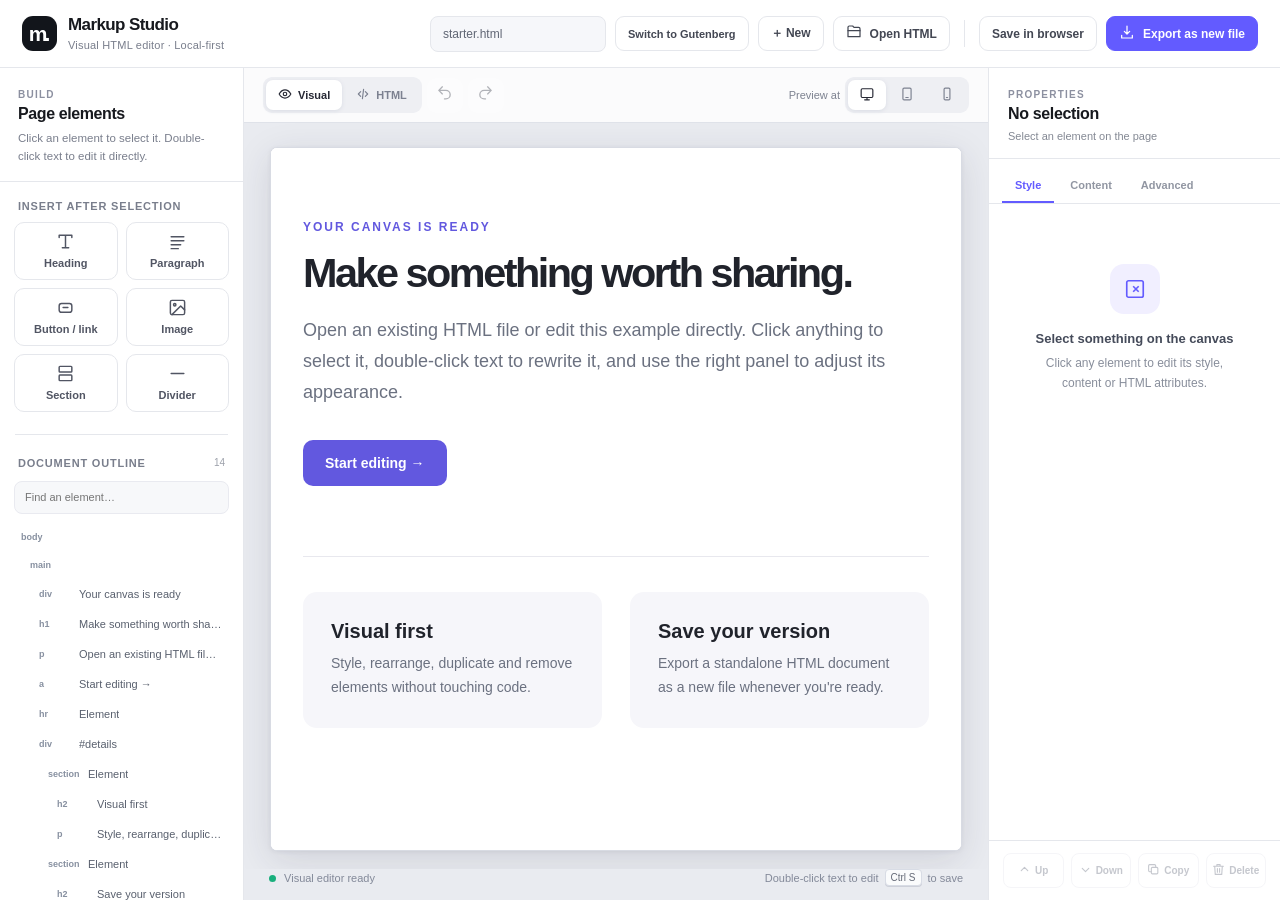
<file: index.html>
<!doctype html>
<html lang="en">
<head>
  <link rel="icon" type="image/svg+xml" href="./favicon.svg">
<meta charset="utf-8">
<meta name="viewport" content="width=device-width,initial-scale=1">
<meta name="color-scheme" content="light">
<title>Markup Studio — Visual HTML Editor</title>
<link rel="stylesheet" href="editor-ui.css">
<style>
:root{--ink:#17191e;--ink2:#434753;--sub:#797e8c;--line:#e5e7ec;--canvas:#e9ebf0;--paper:#fff;--brand:#635bff;--brand2:#eceaff;--dark:#12151b;--green:#0e956b;--soft:#f7f8fa;--shadow:0 3px 12px rgba(23,27,38,.06),0 1px 3px rgba(23,27,38,.06)}
*{box-sizing:border-box}html,body{margin:0;height:100%;font-family:Inter,ui-sans-serif,-apple-system,BlinkMacSystemFont,"Segoe UI",Arial,sans-serif;color:var(--ink)}button,input,textarea,select{font:inherit}button{cursor:pointer}button:disabled{opacity:.4;cursor:not-allowed}input,select,textarea{outline:none}button:focus-visible,input:focus-visible,select:focus-visible,textarea:focus-visible{outline:3px solid #b1acff;outline-offset:2px}
.app{height:100vh;min-height:570px;display:grid;grid-template-rows:68px minmax(0,1fr)}.topbar{display:flex;align-items:center;justify-content:space-between;padding:0 22px;background:#fff;border-bottom:1px solid var(--line);gap:18px;z-index:20}.brand{display:flex;gap:11px;align-items:center;min-width:210px}.brandmark{height:35px;width:35px;background:var(--dark);color:white;border-radius:11px;display:grid;place-items:center;font-size:21px;font-weight:750;letter-spacing:-3px;padding-right:3px}.brandname{font-size:17px;font-weight:750;letter-spacing:-.6px;line-height:1.1}.brandname span{font-size:11px;display:block;color:var(--sub);letter-spacing:.2px;font-weight:500;margin-top:5px}.top-actions{display:flex;align-items:center;gap:9px}.top-actions .separate{height:27px;width:1px;background:var(--line);margin:0 5px}.file-name{font-size:12px;color:#606674;background:#f6f7fa;border:1px solid var(--line);border-radius:8px;padding:10px 12px;max-width:260px;overflow:hidden;white-space:nowrap;text-overflow:ellipsis}.btn{display:inline-flex;justify-content:center;align-items:center;gap:8px;border:1px solid var(--line);background:#fff;color:var(--ink2);font-size:12px;font-weight:680;min-height:35px;padding:0 12px;border-radius:9px;white-space:nowrap;transition:.15s}.btn:hover:not(:disabled){background:#f4f5f9;border-color:#ced1db}.btn.primary{background:var(--brand);color:#fff;border-color:var(--brand)}.btn.primary:hover{background:#5047dc}.btn.ghost{border-color:transparent}.btn.icon-only{width:36px;padding:0;font-size:17px}.btn.mini{min-height:31px;font-size:11px;padding:0 9px}.btn.danger:hover{color:#b8314a;background:#fff0f3;border-color:#f7d0d8}.btn svg,.icon svg{width:16px;height:16px;stroke:currentColor;fill:none;stroke-width:1.85;stroke-linecap:round;stroke-linejoin:round}.btn.icon-only svg{width:17px;height:17px}
.workspace{min-height:0;display:grid;grid-template-columns:244px minmax(0,1fr) 292px}.sidebar,.inspector{background:#fff;min-height:0;display:flex;flex-direction:column}.sidebar{border-right:1px solid var(--line)}.inspector{border-left:1px solid var(--line)}.pane-header{padding:21px 18px 15px;border-bottom:1px solid var(--line)}.pane-kicker{font-size:10px;font-weight:750;text-transform:uppercase;letter-spacing:1.25px;color:#8c90a0}.pane-title{font-weight:750;font-size:16px;letter-spacing:-.4px;margin-top:5px}.pane-sub{color:var(--sub);font-size:11.5px;line-height:1.55;margin-top:7px}.sidebar-main{min-height:0;overflow:auto;padding:18px 14px 20px}.section-top{display:flex;align-items:center;justify-content:space-between;margin:0 4px 10px}.section-label{font-size:11px;color:var(--sub);font-weight:760;text-transform:uppercase;letter-spacing:.8px}.insert-grid{display:grid;grid-template-columns:1fr 1fr;gap:8px}.insert{height:58px;border:1px solid var(--line);background:#fff;border-radius:10px;display:flex;align-items:center;justify-content:center;flex-direction:column;gap:6px;font-size:11px;color:#515563;font-weight:620}.insert:hover{background:#f6f4ff;color:var(--brand);border-color:#c9c5ff}.insert .icon{height:18px;display:flex;align-items:center}.insert .icon svg{width:19px;height:19px}.side-divider{border:0;border-top:1px solid var(--line);margin:22px 1px}.tree-search{width:100%;height:33px;background:#f7f8fa;border:1px solid #e9eaf0;padding:0 10px;font-size:11px;border-radius:8px;margin:2px 0 10px}.tree{display:flex;flex-direction:column;gap:2px}.tree-row{display:flex;align-items:center;min-width:0;gap:6px;background:transparent;border:1px solid transparent;border-radius:7px;text-align:left;padding:7px 6px;font-size:11px;color:#59606e;width:100%;cursor:pointer}.tree-row:hover{background:#f6f7fa}.tree-row.active{background:#f1efff;color:#5145dd;border-color:#dfdbff}.tree-tag{color:#8790a0;font-size:9px;min-width:34px;font-weight:700}.tree-row.active .tree-tag{color:#7970db}.tree-copy{overflow:hidden;text-overflow:ellipsis;white-space:nowrap;min-width:0}.hint{background:#f7f7ff;border:1px solid #e7e5ff;border-radius:11px;padding:12px;margin-top:16px}.hint strong{font-size:11px;color:#4540ad}.hint p{font-size:11px;line-height:1.6;color:#697080;margin:5px 0 0}
.center{min-width:0;display:flex;flex-direction:column;background:var(--canvas)}.canvas-toolbar{height:55px;flex:none;border-bottom:1px solid #dfe2e9;background:#fbfbfc;display:flex;justify-content:space-between;align-items:center;padding:0 19px;gap:12px}.tool-group{display:flex;align-items:center;gap:5px}.segment{background:#eeeff3;padding:3px;display:flex;gap:2px;border-radius:9px}.segbtn{padding:7px 12px;border:0;background:transparent;border-radius:7px;font-size:11px;font-weight:720;color:#7c8190;display:inline-flex;align-items:center;gap:6px}.segbtn.active{color:#252733;background:#fff;box-shadow:0 1px 4px #d9dce4}.segbtn svg{width:14px;height:14px;stroke-width:2}.canvas-meta{font-size:11px;color:#7d8290;display:flex;align-items:center;gap:9px}.live-dot{width:7px;height:7px;background:#19af7d;border-radius:50%}.canvas-area{flex:1;min-height:0;display:flex;align-items:stretch;justify-content:center;padding:24px 26px 18px;overflow:auto;position:relative}.viewport{height:100%;width:100%;min-height:400px;background:#fff;box-shadow:0 9px 36px #252b4120,0 1px 4px #252b4112;border:1px solid #d8dbe3;border-radius:7px;overflow:hidden;transition:width .22s ease}.viewport.tablet{width:min(768px,100%)}.viewport.mobile{width:min(390px,100%)}#preview{display:block;width:100%;height:100%;border:0;background:white}.code-view{display:none;width:100%;height:100%;background:#161922;color:#e5e8f3;border:0;padding:25px 28px;resize:none;line-height:1.55;font-size:12px;font-family:ui-monospace,SFMono-Regular,Consolas,"Liberation Mono",monospace;tab-size:2;white-space:pre;outline:none}.viewport.code-mode{width:100%!important}.viewport.code-mode #preview{display:none}.viewport.code-mode .code-view{display:block}.canvas-footer{display:flex;align-items:center;justify-content:space-between;padding:0 25px 14px;color:#838999;font-size:11px;gap:16px}.canvas-footer .warning{display:flex;align-items:center;gap:6px}.canvas-footer kbd{font-family:inherit;background:#fafbfc;border:1px solid #d8dce5;box-shadow:0 1px #cdd0d9;border-radius:4px;padding:2px 5px;font-size:10px;color:#666b78}
.inspector-head{padding:21px 19px 16px;border-bottom:1px solid var(--line)}.selection-name{font-size:16px;font-weight:760;letter-spacing:-.35px;margin-top:5px;overflow:hidden;text-overflow:ellipsis;white-space:nowrap}.selection-path{font-size:11px;color:#848994;margin-top:7px;overflow:hidden;text-overflow:ellipsis;white-space:nowrap}.tabs{padding:10px 13px 0;display:flex;border-bottom:1px solid var(--line);gap:3px}.tab{border:0;border-bottom:2px solid transparent;background:transparent;font-weight:710;font-size:11px;color:#9196a2;padding:10px 13px}.tab.active{color:var(--brand);border-color:var(--brand)}.inspector-body{flex:1;min-height:0;overflow:auto;padding:18px 18px 26px}.field-label{font-size:11px;color:#686d7c;font-weight:690;display:block;margin-bottom:7px}.field{margin-bottom:17px}.field input[type=text],.field input[type=number],.field input[type=url],.field select,.field textarea{width:100%;min-height:37px;border:1px solid #e1e3e9;background:#fff;border-radius:8px;padding:8px 10px;font-size:12px;color:#252832}.field textarea{resize:vertical;min-height:99px;line-height:1.5}.field input:focus,.field textarea:focus,.field select:focus{border-color:#a9a3fc}.field-row{display:grid;grid-template-columns:1fr 1fr;gap:11px}.color-field{display:flex;gap:7px;align-items:center;border:1px solid #e1e3e9;border-radius:8px;padding:5px 8px;height:37px}.color-field input[type=color]{height:25px;width:33px;border:0;padding:0;background:transparent;cursor:pointer}.color-hex{color:#6d7280;font:11px ui-monospace,monospace}.field-help{font-size:10px;line-height:1.6;color:#9297a2;margin-top:6px}.group-label{font-size:10px;font-weight:780;color:#999dab;letter-spacing:1px;text-transform:uppercase;padding:6px 0 12px}.group-sep{height:1px;background:var(--line);margin:8px 0 16px}.empty{padding:42px 19px;color:#888e9b;text-align:center;font-size:12px;line-height:1.65}.empty-icon{display:flex;align-items:center;justify-content:center;height:50px;width:50px;border-radius:14px;background:#f1efff;color:var(--brand);margin:0 auto 14px}.empty-icon svg{height:22px;width:22px}.empty strong{display:block;font-size:13px;color:#454b5a;margin-bottom:5px}.inspector-actions{border-top:1px solid var(--line);padding:12px 14px;background:#fff;display:grid;grid-template-columns:repeat(4,1fr);gap:7px}.action-btn{border:1px solid #e7e8ef;background:#fff;border-radius:8px;display:flex;justify-content:center;align-items:center;gap:4px;padding:9px 5px;color:#707686;font-size:10px;font-weight:680}.action-btn:hover{background:#f4f2ff;color:#655af0}.action-btn svg{width:13px;height:13px;stroke-width:2}.action-btn.delete:hover{background:#fff0f3;color:#ce3654}.notice{position:fixed;left:50%;bottom:27px;transform:translateX(-50%) translateY(25px);background:#1f2430;color:white;border-radius:11px;padding:12px 17px;font-size:12px;box-shadow:0 12px 34px #20233235;z-index:50;opacity:0;pointer-events:none;transition:.2s}.notice.show{opacity:1;transform:translateX(-50%) translateY(0)}.dropcover{position:fixed;inset:0;z-index:80;background:#141927bd;display:none;justify-content:center;align-items:center;pointer-events:none}.dropcover.active{display:flex}.dropcover-card{border:2px dashed #bdb8ff;border-radius:20px;padding:50px 90px;background:white;color:#4b43bb;font-size:23px;font-weight:750;text-align:center;box-shadow:0 30px 80px #0004}.dropcover-card small{display:block;font-size:13px;color:#79808d;font-weight:500;margin-top:9px}#fileInput,#imageInput{display:none}
@media(max-width:1120px){.workspace{grid-template-columns:195px minmax(0,1fr) 248px}.sidebar-main{padding:14px 10px}.topbar{padding:0 13px}.brand{min-width:165px}.file-name{max-width:130px}.canvas-area{padding:15px}.inspector-body{padding:16px 12px}.inspector-head{padding:19px 13px}.canvas-toolbar{padding:0 10px}}@media(max-width:800px){.workspace{grid-template-columns:0 minmax(0,1fr) 245px}.sidebar{display:none}.brand{min-width:0}.brandname span,.file-name,.canvas-meta{display:none}.topbar{gap:4px}.top-actions{gap:5px}.btn{padding:0 8px}}@media(max-width:600px){.workspace{grid-template-columns:minmax(0,1fr)}.inspector{position:fixed;right:0;top:68px;bottom:0;width:min(300px,80vw);z-index:30;box-shadow:-8px 0 25px #1e24331c;display:none}.inspector.open{display:flex}.canvas-footer{padding:0 12px 10px}.canvas-area{padding:9px}.top-actions .btn:not(.primary){font-size:0;gap:0}.top-actions .btn svg{width:17px}.brandname{font-size:14px}.brandmark{width:30px;height:30px}.canvas-toolbar{gap:6px}.segbtn{padding:7px}.tool-group .btn{padding:0 8px}}
#switchEditor{font-size:11px!important;white-space:normal;max-width:150px}
.app{grid-template-rows:auto minmax(0,1fr)}.topbar{min-height:68px}
@media(max-width:1120px){.topbar{flex-wrap:wrap;padding:12px 13px}.top-actions{flex-wrap:wrap}}
@media(max-width:800px){.top-actions{width:100%;align-items:stretch}.top-actions .btn{font-size:11px!important;gap:5px!important;white-space:normal}.top-actions .separate{display:none}.brandname span{display:block}.topbar .file-name{display:block;max-width:140px;min-width:90px;flex:1}}
@media(max-width:600px){.canvas-toolbar{height:auto;min-height:55px;flex-wrap:wrap;padding-block:7px}.canvas-toolbar #viewportButtons{margin-left:auto}}
</style>
</head>
<body>
<div class="app">
  <header class="topbar">
    <div class="brand"><div class="brandmark">m.</div><div class="brandname">Markup Studio<span>Visual HTML editor · Local-first</span></div></div>
    <div class="top-actions">
      <input class="file-name" id="fileLabel" aria-label="File name" title="File name used for export" value="starter.html">
      <button class="btn" id="switchEditor" title="Save this draft and open the Gutenberg editor's separate draft">Switch to Gutenberg</button>
      <button class="btn" id="newBtn" title="New blank document">＋ New</button>
      <button class="btn" id="openBtn" title="Open an HTML file"><span class="icon" data-icon="folder"></span> Open HTML</button>
      <div class="separate"></div>
      <button class="btn" id="localSaveBtn" title="Save in this browser (Ctrl+S)">Save in browser</button>
      <button class="btn primary" id="saveBtn" title="Download edited HTML as a separate file"><span class="icon" data-icon="download"></span> Export as new file</button>
      <button class="btn icon-only" id="mobileInspectorBtn" aria-label="Open properties" title="Properties" style="display:none"><span class="icon" data-icon="sliders"></span></button>
    </div>
  </header>
  <main class="workspace">
    <aside class="sidebar">
      <div class="pane-header"><div class="pane-kicker">Build</div><div class="pane-title">Page elements</div><div class="pane-sub">Click an element to select it. Double-click text to edit it directly.</div></div>
      <div class="sidebar-main">
        <div class="section-top"><span class="section-label">Insert after selection</span></div>
        <div class="insert-grid">
          <button class="insert" data-add="heading"><span class="icon" data-icon="type"></span>Heading</button>
          <button class="insert" data-add="text"><span class="icon" data-icon="text"></span>Paragraph</button>
          <button class="insert" data-add="button"><span class="icon" data-icon="mouse"></span>Button / link</button>
          <button class="insert" data-add="image"><span class="icon" data-icon="image"></span>Image</button>
          <button class="insert" data-add="section"><span class="icon" data-icon="layers"></span>Section</button>
          <button class="insert" data-add="divider"><span class="icon" data-icon="minus"></span>Divider</button>
        </div>
        <hr class="side-divider">
        <div class="section-top"><span class="section-label">Document outline</span><span id="treeCount" style="font-size:10px;color:#9da1ab"></span></div>
        <input class="tree-search" id="treeSearch" type="search" placeholder="Find an element…" aria-label="Search document elements">
        <nav class="tree" id="tree" aria-label="Document outline"></nav>
      </div>
    </aside>
    <section class="center">
      <div class="canvas-toolbar">
        <div class="tool-group">
          <div class="segment" id="modeButtons"><button class="segbtn active" data-mode="visual"><span class="icon" data-icon="eye"></span>Visual</button><button class="segbtn" data-mode="source"><span class="icon" data-icon="code"></span>HTML</button></div>
          <button class="btn icon-only ghost" id="undoBtn" title="Undo (Ctrl+Z)"><span class="icon" data-icon="undo"></span></button>
          <button class="btn icon-only ghost" id="redoBtn" title="Redo (Ctrl+Shift+Z)"><span class="icon" data-icon="redo"></span></button>
          <button class="btn mini" id="applySourceBtn" style="display:none">Apply HTML changes</button>
        </div>
        <div class="tool-group" id="viewportButtons"><span class="canvas-meta">Preview at</span><div class="segment"><button class="segbtn active" data-size="desktop" title="Desktop"><span class="icon" data-icon="monitor"></span></button><button class="segbtn" data-size="tablet" title="Tablet"><span class="icon" data-icon="tablet"></span></button><button class="segbtn" data-size="mobile" title="Mobile"><span class="icon" data-icon="smartphone"></span></button></div></div>
      </div>
      <div class="canvas-area" id="dropzone">
        <div class="viewport" id="viewport"><iframe id="preview" sandbox="allow-same-origin" title="HTML design canvas"></iframe><textarea class="code-view" id="sourceCode" spellcheck="false" aria-label="HTML source code"></textarea></div>
      </div>
      <div class="canvas-footer"><span id="statusText"><span class="live-dot" style="display:inline-block;margin-right:5px"></span> Ready to edit</span><span class="warning"><span id="footerHint">Double-click text to edit</span> <kbd>Ctrl S</kbd> to save</span></div>
    </section>
    <aside class="inspector" id="inspector">
      <div class="inspector-head"><div class="pane-kicker">Properties</div><div class="selection-name" id="selectionName">No selection</div><div class="selection-path" id="selectionPath">Select an element on the page</div></div>
      <div class="tabs" id="inspectorTabs"><button class="tab active" data-tab="style">Style</button><button class="tab" data-tab="content">Content</button><button class="tab" data-tab="advanced">Advanced</button></div>
      <div class="inspector-body" id="inspectorBody"></div>
      <div class="inspector-actions"><button class="action-btn" data-action="up" title="Move up"><span class="icon" data-icon="up"></span>Up</button><button class="action-btn" data-action="down" title="Move down"><span class="icon" data-icon="down"></span>Down</button><button class="action-btn" data-action="duplicate" title="Duplicate"><span class="icon" data-icon="copy"></span>Copy</button><button class="action-btn delete" data-action="delete" title="Delete"><span class="icon" data-icon="trash"></span>Delete</button></div>
    </aside>
  </main>
</div>
<input type="file" id="fileInput" accept=".html,.htm,text/html">
<input type="file" id="imageInput" accept="image/png,image/jpeg,image/webp,image/gif,image/svg+xml">
<div class="dropcover" id="dropcover"><div class="dropcover-card">Drop your HTML file here<small>Open it visually, edit it, and save a new copy</small></div></div>
<div class="notice" id="toast" role="status" aria-live="polite"></div>
<script src="editor-ui.js"></script>
<script>
(() => {
'use strict';
const ICONS={folder:'<path d="M3 7V5a2 2 0 0 1 2-2h5l2 2h7a2 2 0 0 1 2 2v12H3z"/><path d="M3 10h18"/>',download:'<path d="M12 3v12m-4-4 4 4 4-4"/><path d="M4 17v4h16v-4"/>',sliders:'<path d="M4 7h16M4 17h16"/><circle cx="9" cy="7" r="2"/><circle cx="15" cy="17" r="2"/>',type:'<path d="M4 7V4h16v3M12 4v16M8 20h8"/>',text:'<path d="M4 6h16M4 11h16M4 16h12M4 21h9"/>',mouse:'<rect x="4" y="7" width="16" height="11" rx="3"/><path d="M9 12h6"/>',image:'<rect x="3" y="3" width="18" height="18" rx="2"/><circle cx="8.5" cy="8.5" r="1.5"/><path d="m21 15-5-5L5 21"/>',layers:'<rect x="4" y="3" width="16" height="7" rx="1"/><rect x="4" y="14" width="16" height="7" rx="1"/>',minus:'<path d="M4 12h16"/>',eye:'<path d="M2 12s4-7 10-7 10 7 10 7-4 7-10 7S2 12 2 12Z"/><circle cx="12" cy="12" r="3"/>',code:'<path d="m8 8-4 4 4 4m8-8 4 4-4 4m-3-12-2 16"/>',undo:'<path d="M9 14 4 9l5-5M4 9h10a6 6 0 0 1 0 12h-2"/>',redo:'<path d="m15 14 5-5-5-5m5 5H10a6 6 0 0 0 0 12h2"/>',monitor:'<rect x="2" y="3" width="20" height="15" rx="2"/><path d="M8 22h8m-4-4v4"/>',tablet:'<rect x="5" y="2" width="14" height="20" rx="2"/><path d="M10 18h4"/>',smartphone:'<rect x="7" y="2" width="10" height="20" rx="2"/><path d="M11 18h2"/>',up:'<path d="m6 14 6-6 6 6"/>',down:'<path d="m6 10 6 6 6-6"/>',copy:'<rect x="8" y="8" width="12" height="12" rx="2"/><path d="M16 8V5a2 2 0 0 0-2-2H5a2 2 0 0 0-2 2v9a2 2 0 0 0 2 2h3"/>',trash:'<path d="M3 6h18m-2 0-1 15H6L5 6m4 0V3h6v3m-5 4v7m4-7v7"/>'};
const $=sel=>document.querySelector(sel);
const escapeHTML=s=>String(s??'').replace(/[&<>"']/g,c=>({'&':'&amp;','<':'&lt;','>':'&gt;','"':'&quot;',"'":'&#39;'}[c]));
function icons(scope=document){scope.querySelectorAll('[data-icon]').forEach(x=>{x.innerHTML=`<svg viewBox="0 0 24 24" aria-hidden="true" fill="none" stroke="currentColor" stroke-width="1.85" stroke-linecap="round" stroke-linejoin="round">${ICONS[x.dataset.icon]||''}</svg>`})};icons();
const frame=$('#preview'),viewport=$('#viewport'),source=$('#sourceCode');
const UI=window.EditorUI,outlineNodes=new WeakMap();
let doc=null,selected=null,hovered=null,history=[],historyIndex=-1,tab='style',mode='visual',sourceDirty=false,filename='starter.html',pendingPath=null,inputTimer=null,toastTimer=null,loaded=false;
const starter=`<!doctype html>
<html lang="en">
<head>
<meta charset="utf-8">
<meta name="viewport" content="width=device-width,initial-scale=1">
<title>Your new page</title>
<style>
*{box-sizing:border-box}body{margin:0;font-family:Arial,Helvetica,sans-serif;color:#20232b;background:#fff}main{max-width:940px;margin:auto;padding:72px 32px}.eyebrow{font-size:12px;font-weight:800;letter-spacing:2px;color:#6258df;text-transform:uppercase}h1{font-size:clamp(36px,6vw,68px);line-height:1.05;letter-spacing:-2.5px;max-width:700px;margin:18px 0 20px}p{font-size:18px;color:#6b7180;line-height:1.7;max-width:620px}.cta{display:inline-block;margin-top:15px;padding:15px 22px;background:#6258df;color:#fff;border-radius:10px;text-decoration:none;font-size:14px;font-weight:bold}.rule{height:1px;background:#e8e8ee;border:0;margin:70px 0 35px}.grid{display:grid;grid-template-columns:1fr 1fr;gap:28px}.box{padding:28px;background:#f6f6fa;border-radius:14px}.box h2{font-size:20px;margin:0 0 9px}.box p{font-size:14px;margin:0}@media(max-width:600px){main{padding:45px 22px}.grid{grid-template-columns:1fr}}
</style>
</head>
<body>
<main>
<div class="eyebrow">Your canvas is ready</div>
<h1>Make something worth sharing.</h1>
<p>Open an existing HTML file or edit this example directly. Click anything to select it, double-click text to rewrite it, and use the right panel to adjust its appearance.</p>
<a class="cta" href="#details">Start editing →</a>
<hr class="rule">
<div class="grid" id="details">
<section class="box"><h2>Visual first</h2><p>Style, rearrange, duplicate and remove elements without touching code.</p></section>
<section class="box"><h2>Save your version</h2><p>Export a standalone HTML document as a new file whenever you're ready.</p></section>
</div>
</main>
</body>
</html>`;
const blank=`<!doctype html><html lang="en"><head><meta charset="utf-8"><meta name="viewport" content="width=device-width,initial-scale=1"><title>New page</title><style>body{margin:0;font-family:Arial,sans-serif;color:#24252a}main{max-width:960px;margin:0 auto;padding:60px 32px}h1{font-size:44px;letter-spacing:-1px}p{font-size:18px;line-height:1.65;color:#666}</style></head><body><main><h1>New page</h1><p>Double-click to edit this text. Add elements from the left.</p></main></body></html>`;
const markStyle=`html [data-vs-hover]:not([data-vs-selected]){outline:1px dashed #a59dff!important;outline-offset:1px!important;cursor:crosshair!important}html [data-vs-selected]{outline:2px solid #6557ff!important;outline-offset:2px!important;cursor:pointer!important}html [data-vs-editing]{outline:2px solid #0bb98b!important;cursor:text!important}a,button{cursor:pointer}`;
function notify(msg){const n=$('#toast');n.textContent=msg;n.classList.add('show');clearTimeout(toastTimer);toastTimer=setTimeout(()=>n.classList.remove('show'),2600)}
function labelName(name){filename=name;$('#fileLabel').value=name;}
function currentFilename(){const name=$('#fileLabel').value.trim().replace(/[\\/:*?"<>|\x00-\x1f]/g,'-')||'untitled.html';labelName(/\.html?$/i.test(name)?name:name+'.html');return filename;}
function documentHTML(){return mode==='source'&&sourceDirty?source.value:cleanHTML()}
function saveLocal(){try{localStorage.setItem('markup-studio-document',JSON.stringify({name:currentFilename(),html:documentHTML()}));notify('Saved in this browser');return true}catch(error){notify('Browser save failed. Storage may be full or unavailable; export your file instead.');return false}}
function cleanHTML(){if(!doc?.documentElement)return history[historyIndex]?.html||starter;const clone=doc.documentElement.cloneNode(true);clone.querySelector('#__markup_studio_ui__')?.remove();clone.querySelectorAll('[data-vs-selected],[data-vs-hover],[data-vs-editing],[data-vs-prev-editable]').forEach(el=>{if(el.hasAttribute('data-vs-editing')){if(el.hasAttribute('data-vs-prev-editable'))el.setAttribute('contenteditable',el.getAttribute('data-vs-prev-editable'));else el.removeAttribute('contenteditable')}el.removeAttribute('data-vs-selected');el.removeAttribute('data-vs-hover');el.removeAttribute('data-vs-editing');el.removeAttribute('data-vs-prev-editable')});const dt=doc.doctype;let doctype='<!doctype html>';if(dt){doctype=`<!DOCTYPE ${dt.name}${dt.publicId?' PUBLIC "'+dt.publicId+'"':''}${dt.systemId?' "'+dt.systemId+'"':''}>`}return `${doctype}\n${clone.outerHTML}`}
function getPath(el){if(!el||!doc?.body)return null;if(el===doc.body)return '';const path=[];let cur=el;while(cur&&cur!==doc.body){if(!cur.parentElement)return null;path.unshift([...cur.parentElement.children].indexOf(cur));cur=cur.parentElement}return cur===doc.body?path.join('.'):null}
function findPath(path){if(path===null||!doc?.body)return null;if(path==='')return doc.body;let el=doc.body;for(const i of path.split('.')){el=el?.children?.[Number(i)];if(!el)return null}return el}
function updateHistoryUi(){$('#undoBtn').disabled=historyIndex<=0;$('#redoBtn').disabled=historyIndex>=history.length-1}
function snapshot(){if(!doc||mode==='source'&&sourceDirty)return;const html=cleanHTML();if(history[historyIndex]?.html===html)return;history=history.slice(0,historyIndex+1);history.push({html,path:getPath(selected)});if(history.length>70)history.shift();historyIndex=history.length-1;updateHistoryUi();renderTree();}
function scheduleSnapshot(){clearTimeout(inputTimer);inputTimer=setTimeout(()=>{snapshot();renderTree()},460)}
function loadHTML(html,{reset=false,path=null}={}){UI.close();clearTimeout(inputTimer);pendingPath=path;selected=null;hovered=null;doc=null;loaded=false;if(reset){history=[];historyIndex=-1}frame.srcdoc=html;$('#statusText').textContent='Loading document…';}
frame.addEventListener('load',()=>{try{doc=frame.contentDocument;if(!doc?.body)throw Error('Unable to access the HTML preview');const st=doc.createElement('style');st.id='__markup_studio_ui__';st.textContent=markStyle;doc.head.appendChild(st);doc.addEventListener('click',onCanvasClick,true);doc.addEventListener('dblclick',onCanvasDblClick,true);doc.addEventListener('mouseover',onHover,true);doc.addEventListener('mouseout',onUnhover,true);doc.addEventListener('focusout',onFocusOut,true);doc.addEventListener('input',onCanvasInput,true);doc.addEventListener('keydown',onFrameKey,true);doc.addEventListener('submit',e=>e.preventDefault(),true);UI.bind(doc,editorContextMenu);loaded=true;const el=findPath(pendingPath);pendingPath=null;if(el)select(el);else{renderInspector();renderTree()};if(historyIndex===-1){history.push({html:cleanHTML(),path:null});historyIndex=0};updateHistoryUi();$('#statusText').innerHTML='<span class="live-dot" style="display:inline-block;margin-right:5px"></span> Visual editor ready';}catch(err){console.error(err);$('#statusText').textContent='Preview unavailable';notify('This document cannot be previewed in the editor')}});
function pick(node){if(!node||!doc)return null;let el=node.nodeType===1?node:node.parentElement;while(el&&el!==doc.body){if(['SCRIPT','STYLE','LINK','META','HEAD','TITLE','NOSCRIPT'].includes(el.tagName))return null;if(el.namespaceURI!=='http://www.w3.org/1999/xhtml'){el=el.parentElement;continue}return el}return doc.body}
function onCanvasClick(e){const el=pick(e.target);if(!el)return;if(e.target.closest?.('a'))e.preventDefault();if(e.target.closest?.('button'))e.preventDefault();if(e.target.closest?.('input,textarea,select'))e.preventDefault();if(el.hasAttribute('data-vs-editing'))return;select(el)}
function onCanvasDblClick(e){const el=pick(e.target);if(!el||['IMG','INPUT','TEXTAREA','SELECT','VIDEO','HR','BR','IFRAME'].includes(el.tagName)||el===doc.body)return;select(el);if(el.hasAttribute('contenteditable'))el.setAttribute('data-vs-prev-editable',el.getAttribute('contenteditable'));el.setAttribute('contenteditable','true');el.setAttribute('data-vs-editing','');el.focus();const range=doc.createRange();range.selectNodeContents(el);const sel=doc.defaultView.getSelection();sel.removeAllRanges();sel.addRange(range);$('#footerHint').textContent='Editing text — click outside when done';e.preventDefault()}
function onHover(e){const el=pick(e.target);if(el===hovered)return;hovered?.removeAttribute('data-vs-hover');hovered=el;if(el&&el!==selected)el.setAttribute('data-vs-hover','')}
function onUnhover(e){if(!e.relatedTarget||!doc.contains(e.relatedTarget)){hovered?.removeAttribute('data-vs-hover');hovered=null}}
function onFocusOut(e){const el=e.target.closest?.('[data-vs-editing]');if(el){if(el.hasAttribute('data-vs-prev-editable'))el.setAttribute('contenteditable',el.getAttribute('data-vs-prev-editable'));else el.removeAttribute('contenteditable');el.removeAttribute('data-vs-editing');el.removeAttribute('data-vs-prev-editable');$('#footerHint').textContent='Double-click text to edit';snapshot();renderInspector()}}
function onCanvasInput(e){if(e.target.closest?.('[contenteditable]'))scheduleSnapshot()}
function onFrameKey(e){if((e.ctrlKey||e.metaKey)&&e.key.toLowerCase()==='s'){e.preventDefault();saveLocal()}if(e.key==='Delete'&&!e.target.closest?.('input,textarea,select,[contenteditable]:not([contenteditable="false"])')){e.preventDefault();elementAction('delete')}if(e.key==='Escape'){let el=e.target.closest?.('[data-vs-editing]');if(el){el.blur();e.preventDefault()}}}
function select(el){if(!el)return;selected?.removeAttribute('data-vs-selected');selected=el;selected.setAttribute('data-vs-selected','');selected.removeAttribute('data-vs-hover');renderInspector();renderTree();}
function fontValue(prop){if(!selected||!doc)return '';return doc.defaultView.getComputedStyle(selected).getPropertyValue(prop).trim()}
function toHex(rgb){if(/^#[0-9a-f]{6}$/i.test(rgb))return rgb;let matches=rgb?.match(/\d+(?:\.\d+)?/g);if(!matches||matches.length<3)return '#ffffff';return '#'+matches.slice(0,3).map(n=>Math.max(0,Math.min(255,Number(n))).toString(16).padStart(2,'0')).join('')}
const field=(label,content,hint='')=>`<div class="field"><label class="field-label">${label}</label>${content}${hint?`<div class="field-help">${hint}</div>`:''}</div>`;
const textInput=(id,value,placeholder='')=>`<input type="text" id="${id}" value="${escapeHTML(value)}" placeholder="${escapeHTML(placeholder)}">`;
const numberInput=(prop,raw,unit='px')=>`<input type="number" data-style="${prop}" data-unit="${unit}" value="${Number.parseFloat(raw)||0}" step="1">`;
const colorInput=(prop,value)=>{const hex=toHex(value);return `<div class="color-field"><input type="color" data-color="${prop}" value="${hex}" aria-label="${prop}"><span class="color-hex">${hex}</span></div>`};
const options=(prop,selectedValue,values)=>`<select data-style="${prop}">${values.map(([v,t])=>`<option value="${escapeHTML(v)}" ${v===selectedValue?'selected':''}>${escapeHTML(t)}</option>`).join('')}</select>`;
function renderInspector(){const name=$('#selectionName'),path=$('#selectionPath'),body=$('#inspectorBody');const buttons=document.querySelectorAll('[data-action]');buttons.forEach(b=>b.disabled=!selected||!loaded||selected===doc.body);if(!selected){name.textContent='No selection';path.textContent='Select an element on the page';body.innerHTML='<div class="empty"><div class="empty-icon"><svg viewBox="0 0 24 24" fill="none" stroke="currentColor" stroke-width="1.8"><rect x="3" y="3" width="18" height="18" rx="2"/><path d="m10 9 6 6m0-6-6 6"/></svg></div><strong>Select something on the canvas</strong>Click any element to edit its style, content or HTML attributes.</div>';return}
name.textContent=selected.tagName.toLowerCase()+(selected.id?' #'+selected.id:'');let crumbs=[];let p=selected;while(p&&p!==doc.body&&crumbs.length<5){crumbs.unshift(p.tagName.toLowerCase()+(p.className&&typeof p.className==='string'?'.'+p.className.trim().split(/\s+/).slice(0,1).join(''):''));p=p.parentElement}path.textContent='body'+(crumbs.length?' / '+crumbs.join(' / '):'');let html='';
if(tab==='style'){
 html='<div class="group-label">Typography</div>';
 html+=`<div class="field-row">${field('Font size',numberInput('font-size',fontValue('font-size')))}${field('Weight',options('font-weight',selected.style.fontWeight||(['400','500','600','700','800','900'].includes(fontValue('font-weight'))?fontValue('font-weight'):'400'),[['400','Regular'],['500','Medium'],['600','Semibold'],['700','Bold'],['800','Extra bold'],['900','Black']]))}</div>`;
 html+=`<div class="field-row">${field('Text colour',colorInput('color',fontValue('color')))}${field('Background',colorInput('background-color',fontValue('background-color')))}</div>`;
 html+=field('Text alignment',options('text-align',selected.style.textAlign||fontValue('text-align'),[['left','Left'],['center','Center'],['right','Right'],['justify','Justify'],['start','Start']]))+
 '<div class="group-sep"></div><div class="group-label">Spacing & shape</div>';
 html+=`<div class="field-row">${field('Padding',numberInput('padding',fontValue('padding-top')))}${field('Margin',numberInput('margin',fontValue('margin-top')))}</div>`;
 html+=`<div class="field-row">${field('Corner radius',numberInput('border-radius',fontValue('border-top-left-radius')))}${field('Gap',numberInput('gap',fontValue('gap')))}</div>`;
 html+=`<div class="field-row">${field('Width',textInput('styleWidth',selected.style.width,'auto, 100%, 450px'))}${field('Display',options('display',selected.style.display||fontValue('display'),[['block','Block'],['inline-block','Inline block'],['inline','Inline'],['flex','Flex'],['grid','Grid'],['none','Hidden']]))}</div>`;
 html+=field('Custom style',`<textarea id="inlineStyle" rows="4" spellcheck="false">${escapeHTML(selected.getAttribute('style')||'')}</textarea>`,'Edit inline CSS declarations directly. Does not remove existing class-based CSS.');
}
if(tab==='content'){
 html='<div class="group-label">Element content</div>';
 if(selected.tagName==='IMG'){
   html+=field('Image URL',textInput('imgSrc',selected.getAttribute('src')||''));html+=field('Alt text',textInput('imgAlt',selected.getAttribute('alt')||''));html+='<button class="btn" id="replaceImage" style="width:100%;margin-bottom:17px">Upload replacement image</button><div class="field-help" style="margin-top:-9px;margin-bottom:15px">Uploaded images are embedded directly into your HTML file.</div>';
 }else if(selected.children.length===0&&selected.tagName!=='BODY'&&selected.tagName!=='HR'){
   html+=field('Text',`<textarea id="textEdit" rows="5">${escapeHTML(selected.textContent||'')}</textarea>`,'Or double-click the text in the canvas to edit it there.');
 }else html+='<div class="hint" style="margin:0 0 16px"><strong>Visually edit this element</strong><p>Double-click text on the canvas. This element contains nested HTML, so direct editing preserves its child elements.</p></div>';
 if(selected.tagName==='A')html+=field('Link destination',textInput('linkHref',selected.getAttribute('href')||'#'));
 if(selected.tagName==='BUTTON')html+=field('Button type',options('type',selected.getAttribute('type')||'button',[['button','Button'],['submit','Submit'],['reset','Reset']]));
 html+='<div class="group-sep"></div><div class="group-label">Structure</div><div class="field-help">Use the Up, Down, Copy and Delete controls below to reorganize the page.</div>';
}
if(tab==='advanced'){
 html='<div class="group-label">HTML attributes</div>'+field('Element ID',textInput('attrId',selected.id||''))+field('CSS classes',textInput('attrClass',selected.className&&typeof selected.className==='string'?selected.className:''))+
 field('Title / tooltip',textInput('attrTitle',selected.getAttribute('title')||''));
 html+='<div class="group-sep"></div><div class="group-label">Element markup</div>'+field('Outer HTML',`<textarea id="outerHTML" rows="12" spellcheck="false" style="font-family:ui-monospace,Consolas,monospace;font-size:11px">${escapeHTML(selected.outerHTML.replace(/\sdata-vs-(selected|hover|editing)(="")?/g,'').replace(/\scontenteditable="true"/g,''))}</textarea>`,'Replace this element with your edited markup. May create multiple nodes.');
 html+='<button class="btn" style="width:100%" id="replaceOuter">Replace element HTML</button>';
}
body.innerHTML=html;
body.querySelectorAll('[data-style]').forEach(input=>input.addEventListener('change',()=>{if(!selected)return;selected.style.setProperty(input.dataset.style,input.dataset.unit?`${input.value}${input.dataset.unit}`:input.value);snapshot();renderInspector()}));
body.querySelectorAll('[data-color]').forEach(input=>input.addEventListener('input',()=>{if(!selected)return;selected.style.setProperty(input.dataset.color,input.value);input.nextElementSibling.textContent=input.value;scheduleSnapshot()}));
body.querySelectorAll('[data-color]').forEach(input=>input.addEventListener('change',()=>{snapshot();renderInspector()}));
const bind=(id,handler,evt='change')=>{const el=body.querySelector('#'+id);if(el)el.addEventListener(evt,()=>{if(selected)handler(el.value)})};
bind('styleWidth',v=>{selected.style.width=v; snapshot()});
bind('inlineStyle',v=>{selected.setAttribute('style',v);snapshot();renderInspector()});
bind('textEdit',v=>{selected.textContent=v;scheduleSnapshot()},'input');
bind('imgSrc',v=>{selected.setAttribute('src',v);snapshot()});
bind('imgAlt',v=>{selected.setAttribute('alt',v);snapshot()});
bind('linkHref',v=>{selected.setAttribute('href',v);snapshot()});
bind('attrId',v=>{selected.id=v;snapshot();renderInspector()});
bind('attrClass',v=>{if(v)selected.className=v;else selected.removeAttribute('class');snapshot();renderInspector()});
bind('attrTitle',v=>{if(v)selected.setAttribute('title',v);else selected.removeAttribute('title');snapshot()});
body.querySelector('#replaceImage')?.addEventListener('click',()=>$('#imageInput').click());
body.querySelector('#replaceOuter')?.addEventListener('click',()=>{if(!selected||selected===doc.body)return notify('Cannot replace the body element');const markup=body.querySelector('#outerHTML').value;const parent=selected.parentElement;const temp=doc.createElement('template');temp.innerHTML=markup;const next=temp.content.firstElementChild;if(!next)return notify('Enter valid HTML for an element');const current=selected;current.replaceWith(temp.content);select(next);snapshot();notify('Element HTML replaced')});
}
function renderTree(){if(!doc?.body)return;const nav=$('#tree');const q=$('#treeSearch').value.trim().toLowerCase();const list=[];let total=0;function walk(el,level){if(['SCRIPT','STYLE','NOSCRIPT','SVG','PATH','SOURCE','OPTION','BR','META'].includes(el.tagName))return;total++;const tag=el.tagName.toLowerCase();const direct=[...el.childNodes].filter(n=>n.nodeType===3).map(n=>n.textContent.trim()).join(' ').replace(/\s+/g,' ');const desc=el.id?`#${el.id}`:el.tagName==='IMG'?'Image':(direct||el.getAttribute('aria-label')||el.getAttribute('alt')||'');if(!q||`${tag} ${desc} ${el.className||''}`.toLowerCase().includes(q))list.push({el,level,tag,desc});[...el.children].forEach(ch=>walk(ch,level+1))}walk(doc.body,0);$('#treeCount').textContent=total;nav.innerHTML='';const frag=document.createDocumentFragment();for(const item of list){const btn=document.createElement('button');btn.className='tree-row'+(selected===item.el?' active':'');btn.style.paddingLeft=6+Math.min(item.level,6)*9+'px';btn.title=item.tag+(item.desc?' · '+item.desc:'');btn.innerHTML=`<span class="tree-tag">${escapeHTML(item.tag)}</span><span class="tree-copy">${escapeHTML(item.desc.slice(0,55)||'Element')}</span>`;btn.addEventListener('click',()=>{select(item.el);item.el.scrollIntoView({block:'nearest',behavior:'smooth'});if(window.innerWidth<600)$('#inspector').classList.add('open')});outlineNodes.set(btn,item.el);frag.append(btn)}nav.append(frag);if(!list.length)nav.innerHTML='<div class="pane-sub" style="padding:10px">No matching elements</div>'}
function insert(kind){if(mode==='source'){notify('Apply your HTML changes and switch to Visual first');return}if(!doc?.body)return;let el;const create=t=>doc.createElement(t);if(kind==='heading'){el=create('h2');el.textContent='Your new heading';el.style.cssText='font-size:32px;margin:24px 0 12px;line-height:1.2'}else if(kind==='text'){el=create('p');el.textContent='Write your paragraph here. Double-click to edit.';el.style.cssText='font-size:16px;line-height:1.65'}else if(kind==='button'){el=create('a');el.textContent='New button';el.href='#';el.style.cssText='display:inline-block;text-decoration:none;background:#635bff;color:white;padding:12px 20px;border-radius:8px;font-weight:600;margin:12px 0'}else if(kind==='image'){el=create('img');el.alt='Placeholder image';el.src='data:image/svg+xml;charset=UTF-8,'+encodeURIComponent('<svg xmlns="http://www.w3.org/2000/svg" width="960" height="480" viewBox="0 0 960 480"><rect width="960" height="480" fill="#f0eefc"/><circle cx="480" cy="205" r="48" fill="#bbb4f3"/><path d="M330 350l105-106 74 65 86-102 110 143" fill="none" stroke="#9388e9" stroke-width="20" stroke-linecap="round" stroke-linejoin="round"/><text x="480" y="420" text-anchor="middle" font-family="Arial" font-size="22" fill="#847db1">Select this image to replace it</text></svg>');el.style.cssText='display:block;width:100%;max-width:600px;height:auto;border-radius:12px;margin:16px 0'}else if(kind==='section'){el=create('section');el.style.cssText='padding:38px 30px;background:#f6f6fa;border-radius:14px;margin:24px 0';const heading=create('h2'),p=create('p');heading.textContent='A new section';p.textContent='Add a little context about this section.';heading.style.cssText='margin:0 0 12px;font-size:28px';p.style.cssText='font-size:16px;line-height:1.6';el.append(heading,p)}else{el=create('hr');el.style.cssText='border:0;border-top:1px solid #d7d9e2;margin:30px 0'}
const target=selected&&selected!==doc.body?selected:null;try{if(target)target.insertAdjacentElement('afterend',el);else doc.body.appendChild(el)}catch(err){doc.body.appendChild(el)}select(el);el.scrollIntoView({block:'center',behavior:'smooth'});snapshot();notify('Element added')}
function elementAction(action){if(!selected||selected===doc.body)return;const current=selected,parent=current.parentElement;if(!parent)return;if(action==='delete'){const sibling=current.nextElementSibling||current.previousElementSibling||parent;current.remove();select(sibling);snapshot();notify('Element removed');return}if(action==='duplicate'){const clone=current.cloneNode(true);clone.removeAttribute('data-vs-selected');clone.removeAttribute('data-vs-hover');clone.removeAttribute('contenteditable');clone.removeAttribute('id');clone.querySelectorAll('[id],[data-vs-selected],[contenteditable]').forEach(x=>{x.removeAttribute('id');x.removeAttribute('data-vs-selected');x.removeAttribute('contenteditable')});current.after(clone);select(clone);snapshot();notify('Element duplicated');return}if(action==='up'&&current.previousElementSibling){parent.insertBefore(current,current.previousElementSibling);select(current);snapshot()}if(action==='down'&&current.nextElementSibling){parent.insertBefore(current.nextElementSibling,current);select(current);snapshot()}}
function undo(){if(historyIndex<=0)return;if(mode==='source'&&sourceDirty){notify('Apply your source changes before undoing');return}historyIndex--;const h=history[historyIndex];loadHTML(h.html,{path:h.path});updateHistoryUi()}
function redo(){if(historyIndex>=history.length-1)return;if(mode==='source'&&sourceDirty){notify('Apply your source changes before redoing');return}historyIndex++;const h=history[historyIndex];loadHTML(h.html,{path:h.path});updateHistoryUi()}
function switchMode(next){if(next===mode)return;if(mode==='source'&&sourceDirty){if(!confirm('Apply your HTML source changes before switching back to Visual?'))return;applySource()}mode=next;document.querySelectorAll('[data-mode]').forEach(b=>b.classList.toggle('active',b.dataset.mode===next));viewport.classList.toggle('code-mode',next==='source');$('#viewportButtons').style.visibility=next==='source'?'hidden':'visible';$('#applySourceBtn').style.display=next==='source'?'inline-flex':'none';if(next==='source'){source.value=cleanHTML();sourceDirty=false;$('#footerHint').textContent='Edit HTML and select Apply changes'}else $('#footerHint').textContent='Double-click text to edit';}
function applySource(){if(!sourceDirty)return;const val=source.value;if(!val.trim())return notify('HTML cannot be empty');sourceDirty=false;mode='visual';loadHTML(val,{path:null});mode='source';history=history.slice(0,historyIndex+1);history.push({html:val,path:null});historyIndex=history.length-1;updateHistoryUi();notify('HTML changes applied to preview')}
async function openFile(file){if(!file)return;if(!/\.html?$/i.test(file.name)&&file.type!=='text/html')return notify('Choose an .html or .htm file');const text=await file.text();if(!text.trim())return notify('That file is empty');labelName(file.name);mode='visual';sourceDirty=false;viewport.classList.remove('code-mode');document.querySelectorAll('[data-mode]').forEach(b=>b.classList.toggle('active',b.dataset.mode==='visual'));$('#viewportButtons').style.visibility='visible';$('#applySourceBtn').style.display='none';loadHTML(text,{reset:true});notify('Opened '+file.name)}
function download(){const html=documentHTML();const output=currentFilename();const blob=new Blob([html],{type:'text/html;charset=utf-8'});const url=URL.createObjectURL(blob);const a=document.createElement('a');a.href=url;a.download=output;document.body.append(a);a.click();a.remove();setTimeout(()=>URL.revokeObjectURL(url),6000);notify('Saved as '+output)}
function newFile(){if(history.length>1&&!confirm('Create a blank document? Your current edits remain only if you already saved them.'))return;labelName('new-page.html');mode='visual';sourceDirty=false;viewport.classList.remove('code-mode');document.querySelectorAll('[data-mode]').forEach(b=>b.classList.toggle('active',b.dataset.mode==='visual'));$('#viewportButtons').style.visibility='visible';$('#applySourceBtn').style.display='none';loadHTML(blank,{reset:true});notify('New HTML page created')}
function switchEditor(){if(saveLocal())location.href='gutenberg.html'}
$('#switchEditor').addEventListener('click',switchEditor);
function editSelectedText(){if(!selected||mode!=='visual')return;onCanvasDblClick({target:selected,preventDefault(){}})}
function editorContextMenu(e){
 if(e.target.closest('.editor-menu')){e.preventDefault();return}
 const isPreview=e.target.ownerDocument===doc;
 const textActions=UI.textActions(e.target,notify);
 if(isPreview&&!textActions){const el=pick(e.target);if(el)select(el)}
 const row=e.target.closest('.tree-row');if(row&&outlineNodes.has(row))select(outlineNodes.get(row));
 const element=mode==='visual'&&selected&&selected!==doc?.body;
 const canEdit=element&&!['IMG','INPUT','TEXTAREA','SELECT','VIDEO','HR','BR','IFRAME'].includes(selected.tagName);
 UI.show(e,[
  ...(textActions?[...textActions,null]:[]),
  {label:'Edit element text',disabled:!canEdit,run:editSelectedText},
  {label:'Element properties',disabled:!element,run:()=>{tab='style';document.querySelectorAll('[data-tab]').forEach(b=>b.classList.toggle('active',b.dataset.tab===tab));renderInspector();$('#inspector').classList.add('open')}},
  {label:'Copy element text',disabled:!element,run:()=>UI.copy(selected.textContent||'',notify)},
  {label:'Duplicate element',disabled:!element,run:()=>elementAction('duplicate')},
  {label:'Move element up',disabled:!element||!selected.previousElementSibling,run:()=>elementAction('up')},
  {label:'Move element down',disabled:!element||!selected.nextElementSibling,run:()=>elementAction('down')},
  {label:'Delete element',disabled:!element,danger:true,run:()=>elementAction('delete')},null,
  {label:'Insert heading',disabled:mode!=='visual',run:()=>insert('heading')},
  {label:'Insert paragraph',disabled:mode!=='visual',run:()=>insert('text')},null,
  {label:'Undo',disabled:historyIndex<=0,run:undo},{label:'Redo',disabled:historyIndex>=history.length-1,run:redo},
  {label:mode==='source'?'Show visual preview':'View HTML source',run:()=>switchMode(mode==='source'?'visual':'source')},
  ...(mode==='source'?[{label:'Apply HTML changes',disabled:!sourceDirty,run:applySource}]:[]),
  {label:'Save in browser',run:saveLocal},{label:'Export HTML file',run:download},null,
  {label:'Switch to Gutenberg editor',run:switchEditor}
 ],element?'HTML actions · '+selected.tagName.toLowerCase():'HTML editor actions');
}
UI.bind(document,editorContextMenu);
$('#openBtn').addEventListener('click',()=>$('#fileInput').click());$('#fileInput').addEventListener('change',e=>{openFile(e.target.files?.[0]);e.target.value=''});$('#newBtn').addEventListener('click',newFile);$('#saveBtn').addEventListener('click',download);$('#localSaveBtn').addEventListener('click',saveLocal);$('#fileLabel').addEventListener('change',currentFilename);$('#undoBtn').addEventListener('click',undo);$('#redoBtn').addEventListener('click',redo);$('#applySourceBtn').addEventListener('click',applySource);
document.querySelectorAll('[data-add]').forEach(x=>x.addEventListener('click',()=>insert(x.dataset.add)));document.querySelectorAll('[data-action]').forEach(x=>x.addEventListener('click',()=>elementAction(x.dataset.action)));document.querySelectorAll('[data-mode]').forEach(x=>x.addEventListener('click',()=>switchMode(x.dataset.mode)));document.querySelectorAll('[data-size]').forEach(x=>x.addEventListener('click',()=>{document.querySelectorAll('[data-size]').forEach(b=>b.classList.toggle('active',b===x));viewport.classList.remove('tablet','mobile');if(x.dataset.size!=='desktop')viewport.classList.add(x.dataset.size)}));document.querySelectorAll('[data-tab]').forEach(x=>x.addEventListener('click',()=>{tab=x.dataset.tab;document.querySelectorAll('[data-tab]').forEach(b=>b.classList.toggle('active',b===x));renderInspector()}));$('#treeSearch').addEventListener('input',renderTree);source.addEventListener('input',()=>{sourceDirty=true;$('#applySourceBtn').textContent='Apply HTML changes ●'});
$('#imageInput').addEventListener('change',e=>{const f=e.target.files?.[0];e.target.value='';if(!f||selected?.tagName!=='IMG')return;if(f.size>7*1024*1024){notify('Choose an image smaller than 7 MB');return}const reader=new FileReader();const el=selected;reader.onload=()=>{el.src=reader.result;select(el);snapshot();notify('Image embedded into HTML')};reader.readAsDataURL(f)});
document.addEventListener('keydown',e=>{const ctrl=e.ctrlKey||e.metaKey;if(ctrl&&e.key.toLowerCase()==='s'){e.preventDefault();saveLocal()}else if(ctrl&&e.key.toLowerCase()==='z'&&!e.target.closest('input,textarea,[contenteditable]')){e.preventDefault();e.shiftKey?redo():undo()}else if(ctrl&&e.key.toLowerCase()==='y'&&!e.target.closest('input,textarea,[contenteditable]')){e.preventDefault();redo()}else if(e.key==='Delete'&&mode==='visual'&&!e.target.closest('input,textarea,[contenteditable]')){e.preventDefault();elementAction('delete')}else if(e.key==='Escape')$('#inspector').classList.remove('open')});
$('#mobileInspectorBtn').addEventListener('click',()=>$('#inspector').classList.toggle('open'));
function setMobileInspector(){ $('#mobileInspectorBtn').style.display=window.innerWidth<600?'inline-flex':'none';$('#inspector').style.top=document.querySelector('.topbar').offsetHeight+'px'}window.addEventListener('resize',setMobileInspector);new ResizeObserver(setMobileInspector).observe(document.querySelector('.topbar'));setMobileInspector();
let dragDepth=0;window.addEventListener('dragenter',e=>{if(![...e.dataTransfer?.types||[]].includes('Files'))return;e.preventDefault();dragDepth++;$('#dropcover').classList.add('active')});window.addEventListener('dragleave',e=>{e.preventDefault();dragDepth=Math.max(0,dragDepth-1);if(!dragDepth)$('#dropcover').classList.remove('active')});window.addEventListener('dragover',e=>e.preventDefault());window.addEventListener('drop',e=>{e.preventDefault();dragDepth=0;$('#dropcover').classList.remove('active');const file=[...e.dataTransfer.files].find(f=>/\.html?$/i.test(f.name));if(file)openFile(file);else notify('Drop an .html file to open it')});
let saved=null;try{const value=JSON.parse(localStorage.getItem('markup-studio-document'));if(value&&typeof value.html==='string'&&value.html.trim()&&typeof value.name==='string')saved=value}catch(error){}
if(saved){labelName(saved.name);loadHTML(saved.html,{reset:true})}else loadHTML(starter,{reset:true});
})();
</script>
</body>
</html>
</file>
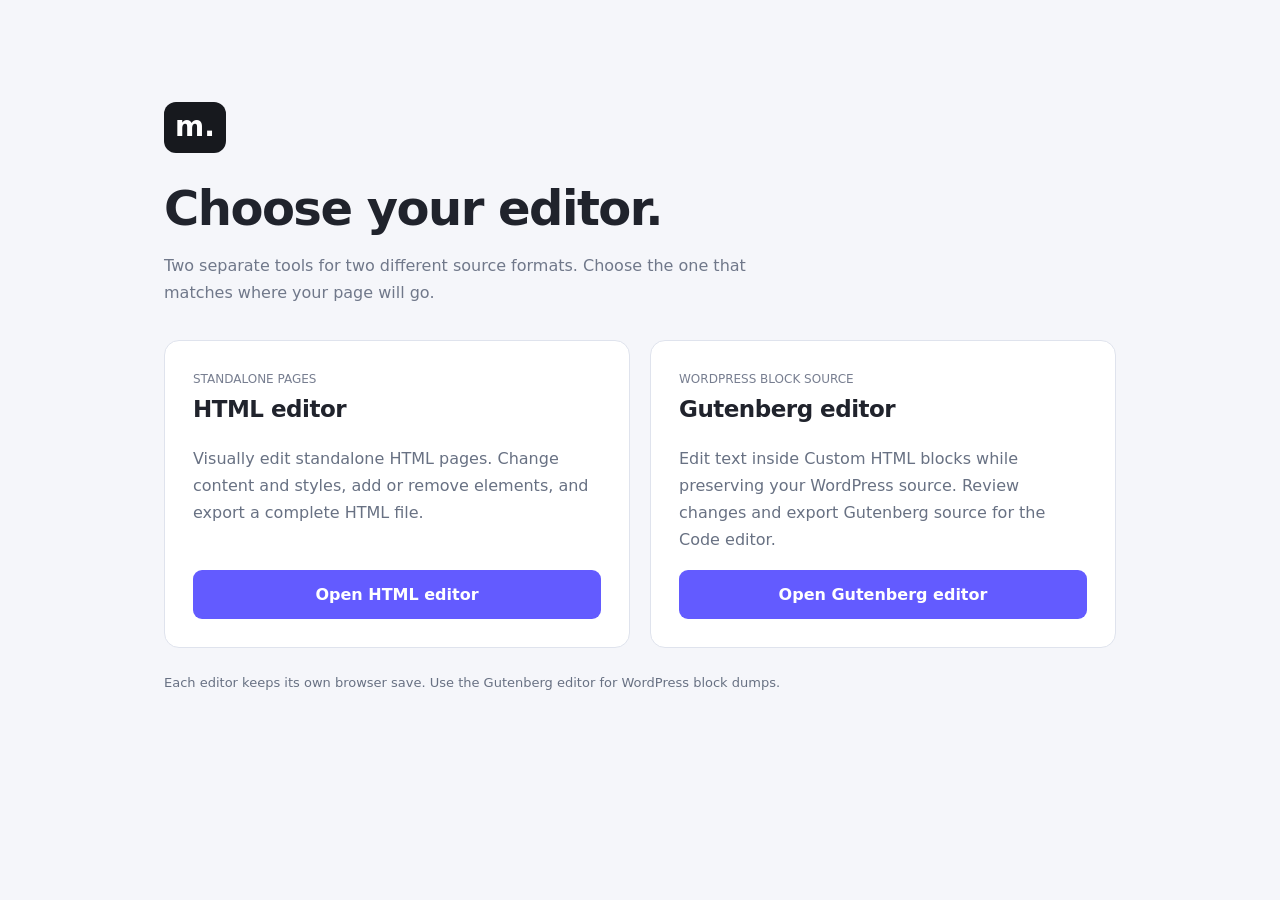
<file: editors.html>
<!doctype html>
<html lang="en">
<head>
<meta charset="utf-8">
<meta name="viewport" content="width=device-width,initial-scale=1">
<title>Choose an editor — Markup Studio</title>
<style>
*{box-sizing:border-box}body{margin:0;background:#f5f6fa;color:#20232c;font:16px/1.7 system-ui,-apple-system,BlinkMacSystemFont,"Segoe UI",sans-serif}main{max-width:1000px;margin:0 auto;padding:clamp(30px,8vw,110px) 24px}.mark{display:inline-block;background:#17191e;color:white;font-size:28px;font-weight:800;line-height:1.3;border-radius:12px;padding:7px 11px}h1{font-size:clamp(32px,5vw,48px);line-height:1.15;letter-spacing:-1.5px;margin:28px 0 14px}.intro{color:#70788a;max-width:600px;margin-bottom:34px}.options{display:grid;grid-template-columns:repeat(2,minmax(0,1fr));gap:20px}article{background:white;border:1px solid #dfe3ed;border-radius:15px;padding:28px;display:flex;flex-direction:column}h2{margin:0;font-size:23px;letter-spacing:-.5px}p{color:#687183}small{font-size:12px;color:#777e90}a{display:block;background:#635bff;color:white;text-align:center;border-radius:9px;padding:11px 16px;text-decoration:none;font-weight:650;margin-top:auto}a:hover{background:#5148dd}a:focus-visible{outline:3px solid #a59eff;outline-offset:4px}.note{font-size:13px;margin:24px 0}@media(max-width:620px){.options{grid-template-columns:1fr}}
</style>
</head>
<body>
<main>
<span class="mark">m.</span><h1>Choose your editor.</h1>
<p class="intro">Two separate tools for two different source formats. Choose the one that matches where your page will go.</p>
<div class="options">
<article><small>STANDALONE PAGES</small><h2>HTML editor</h2><p>Visually edit standalone HTML pages. Change content and styles, add or remove elements, and export a complete HTML file.</p><a href="index.html">Open HTML editor</a></article>
<article><small>WORDPRESS BLOCK SOURCE</small><h2>Gutenberg editor</h2><p>Edit text inside Custom HTML blocks while preserving your WordPress source. Review changes and export Gutenberg source for the Code editor.</p><a href="gutenberg.html">Open Gutenberg editor</a></article>
</div>
<p class="note">Each editor keeps its own browser save. Use the Gutenberg editor for WordPress block dumps.</p>
</main>
</body>
</html>
</file>
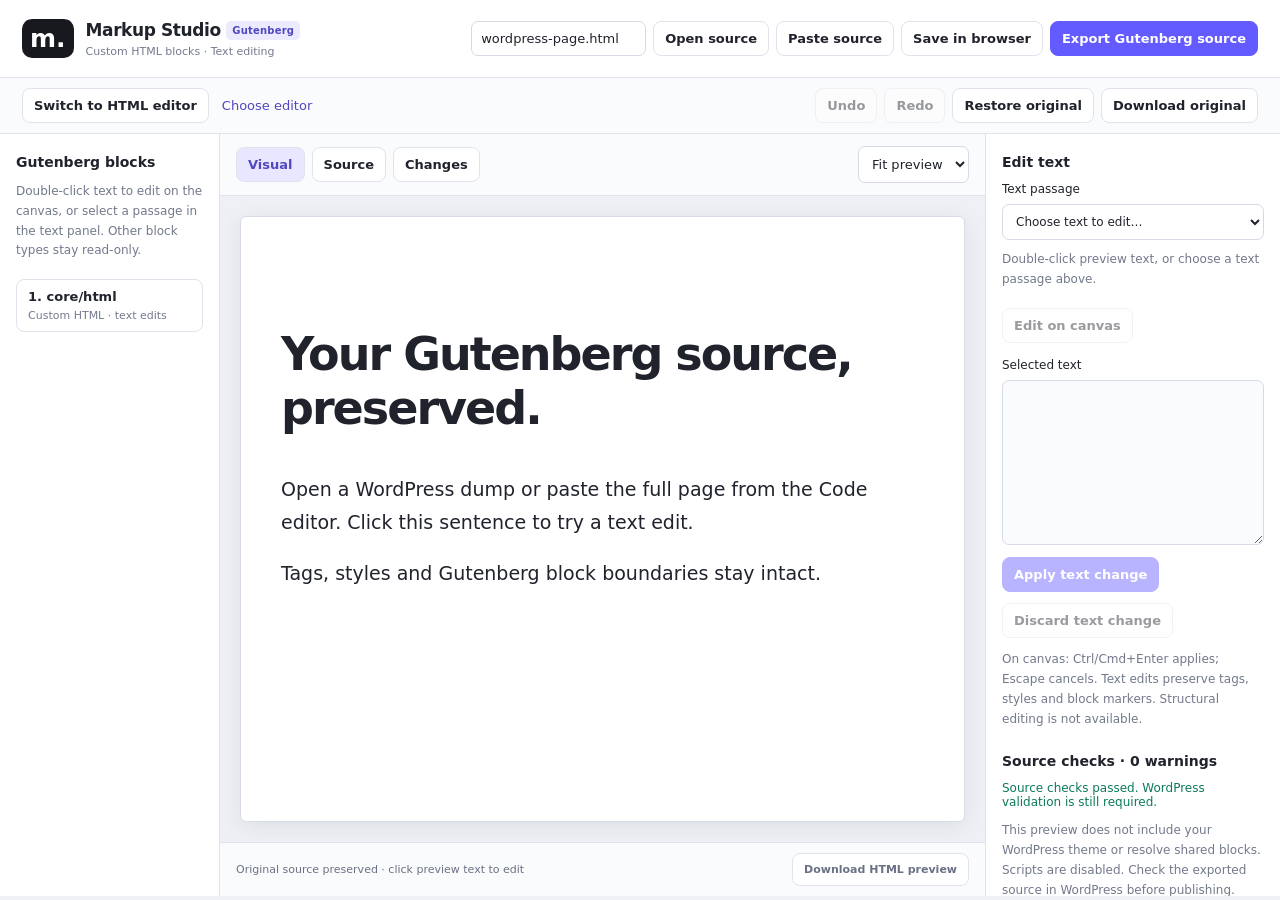
<file: gutenberg.html>
<!doctype html>
<html lang="en">
<head>
  <meta charset="utf-8">
  <meta name="viewport" content="width=device-width,initial-scale=1">
  <title>Markup Studio — Gutenberg Editor</title>
  <link rel="stylesheet" href="gutenberg.css">
  <link rel="stylesheet" href="editor-ui.css">
  <script defer src="editor-ui.js"></script>
  <script defer src="gutenberg-core.js"></script>
  <script defer src="gutenberg.js"></script>
</head>
<body>
  <header>
    <div class="brand"><span class="mark">m.</span><div><strong>Markup Studio <span class="badge">Gutenberg</span></strong><small>Custom HTML blocks · Text editing</small></div></div>
    <div class="actions">
      <input id="filename" aria-label="File name" value="wordpress-page.html">
      <button id="open">Open source</button><button id="paste">Paste source</button>
      <button id="save">Save in browser</button><button id="export" class="primary">Export Gutenberg source</button>
    </div>
  </header>
  <div class="toolbar">
    <div class="actions"><button id="switchEditor" title="Save this draft and open the HTML editor's separate draft">Switch to HTML editor</button><a href="editors.html">Choose editor</a></div>
    <div class="actions"><button id="undo" disabled>Undo</button><button id="redo" disabled>Redo</button><button id="restore">Restore original</button><button id="backup">Download original</button></div>
  </div>
  <main>
    <aside class="blocks"><h2>Gutenberg blocks</h2><p class="help">Double-click text to edit on the canvas, or select a passage in the text panel. Other block types stay read-only.</p><nav id="blocks" aria-label="Gutenberg blocks"></nav></aside>
    <section class="center">
      <div class="viewbar"><div class="actions" role="group" aria-label="View"><button id="visual" class="active">Visual</button><button id="source">Source</button><button id="changes">Changes</button></div><select id="size" aria-label="Preview width"><option value="100%">Fit preview</option><option value="1440px">1440px</option><option value="1024px">1024px</option><option value="390px">390px</option><option value="320px">320px</option></select></div>
      <div class="canvas" id="canvas"><iframe id="preview" sandbox="allow-same-origin" referrerpolicy="no-referrer" title="Gutenberg page preview"></iframe></div>
      <textarea id="sourceView" aria-label="Gutenberg source (read-only)" readonly hidden spellcheck="false"></textarea>
      <section id="diff" hidden><h2>Source changes</h2><p id="changeSummary"></p><h3>Original range</h3><pre id="before"></pre><h3>Current range</h3><pre id="after"></pre></section>
      <div class="footer"><span id="status" role="status">Ready</span><button id="previewExport">Download HTML preview</button></div>
    </section>
    <aside class="inspector"><h2>Edit text</h2><label for="passage">Text passage</label><select id="passage"><option value="">Choose text to edit…</option></select><p id="selection" class="help">Double-click preview text, or choose a text passage above.</p><button id="editInline" disabled>Edit on canvas</button><label for="text">Selected text</label><textarea id="text" rows="7" disabled></textarea><button id="apply" class="primary" disabled>Apply text change</button><button id="cancel" disabled>Discard text change</button><p class="help">On canvas: Ctrl/Cmd+Enter applies; Escape cancels. Text edits preserve tags, styles and block markers. Structural editing is not available.</p><h2>Source checks <span id="validationSummary"></span></h2><div id="validation" aria-live="polite"></div><p class="help">This preview does not include your WordPress theme or resolve shared blocks. Scripts are disabled. Check the exported source in WordPress before publishing.</p></aside>
  </main>
  <input type="file" id="file" accept=".html,.htm,.txt,text/html,text/plain" hidden>
  <dialog id="pasteDialog"><form method="dialog"><h2>Paste Gutenberg source</h2><p>Copy the full page from WordPress’s Code editor. Importing replaces the open draft.</p><textarea id="pasteText" aria-label="Paste Gutenberg source" rows="14" spellcheck="false"></textarea><div class="actions"><button value="cancel">Cancel</button><button id="importPaste" type="button" class="primary">Import source</button></div></form></dialog>
</body>
</html>
</file>
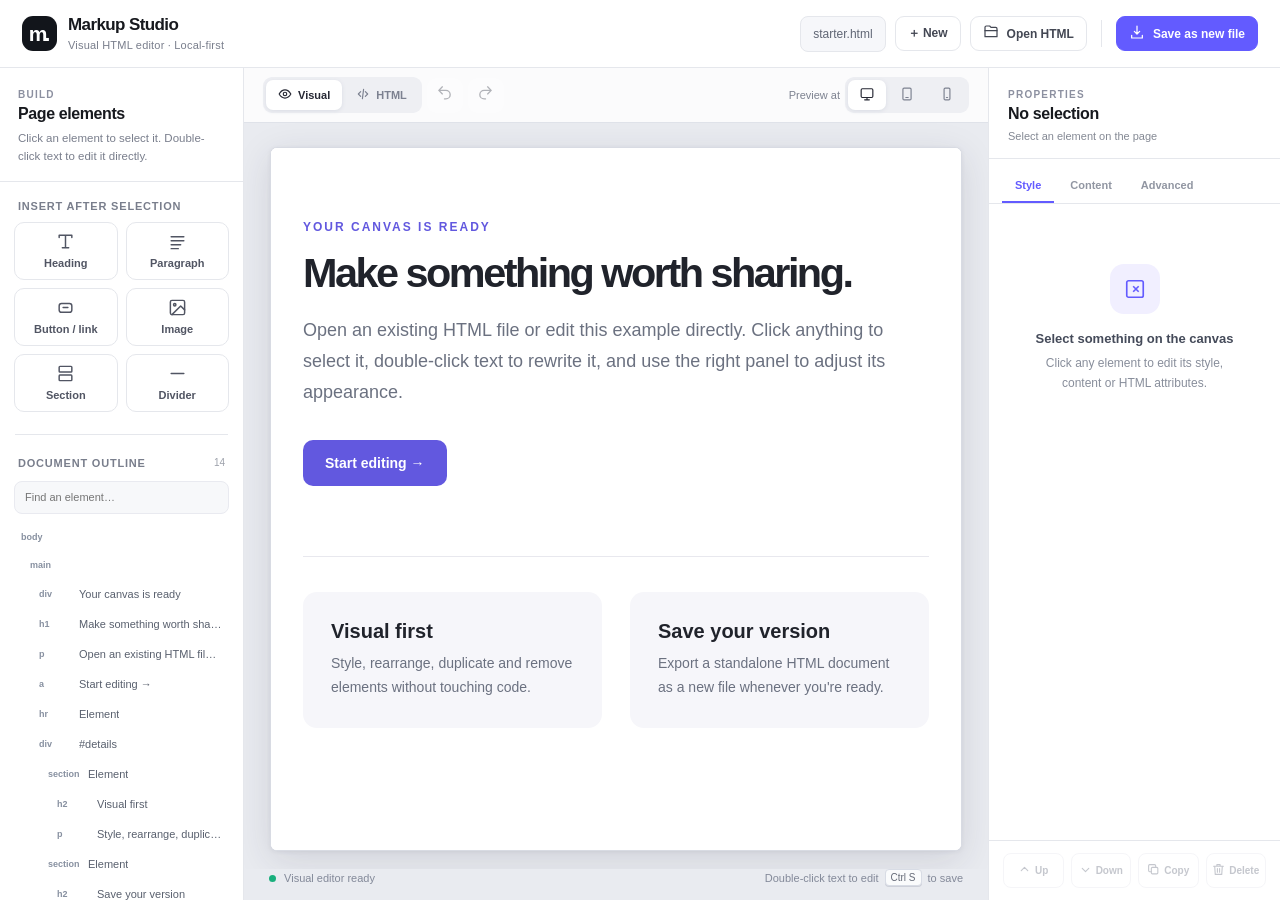
<file: index (7).html>
<!doctype html>
<html lang="en">
<head>
<meta charset="utf-8">
<meta name="viewport" content="width=device-width,initial-scale=1">
<meta name="color-scheme" content="light">
<title>Markup Studio — Visual HTML Editor</title>
<style>
:root{--ink:#17191e;--ink2:#434753;--sub:#797e8c;--line:#e5e7ec;--canvas:#e9ebf0;--paper:#fff;--brand:#635bff;--brand2:#eceaff;--dark:#12151b;--green:#0e956b;--soft:#f7f8fa;--shadow:0 3px 12px rgba(23,27,38,.06),0 1px 3px rgba(23,27,38,.06)}
*{box-sizing:border-box}html,body{margin:0;height:100%;font-family:Inter,ui-sans-serif,-apple-system,BlinkMacSystemFont,"Segoe UI",Arial,sans-serif;color:var(--ink)}button,input,textarea,select{font:inherit}button{cursor:pointer}button:disabled{opacity:.4;cursor:not-allowed}input,select,textarea{outline:none}button:focus-visible,input:focus-visible,select:focus-visible,textarea:focus-visible{outline:3px solid #b1acff;outline-offset:2px}
.app{height:100vh;min-height:570px;display:grid;grid-template-rows:68px minmax(0,1fr)}.topbar{display:flex;align-items:center;justify-content:space-between;padding:0 22px;background:#fff;border-bottom:1px solid var(--line);gap:18px;z-index:20}.brand{display:flex;gap:11px;align-items:center;min-width:210px}.brandmark{height:35px;width:35px;background:var(--dark);color:white;border-radius:11px;display:grid;place-items:center;font-size:21px;font-weight:750;letter-spacing:-3px;padding-right:3px}.brandname{font-size:17px;font-weight:750;letter-spacing:-.6px;line-height:1.1}.brandname span{font-size:11px;display:block;color:var(--sub);letter-spacing:.2px;font-weight:500;margin-top:5px}.top-actions{display:flex;align-items:center;gap:9px}.top-actions .separate{height:27px;width:1px;background:var(--line);margin:0 5px}.file-name{font-size:12px;color:#606674;background:#f6f7fa;border:1px solid var(--line);border-radius:8px;padding:10px 12px;max-width:260px;overflow:hidden;white-space:nowrap;text-overflow:ellipsis}.btn{display:inline-flex;justify-content:center;align-items:center;gap:8px;border:1px solid var(--line);background:#fff;color:var(--ink2);font-size:12px;font-weight:680;min-height:35px;padding:0 12px;border-radius:9px;white-space:nowrap;transition:.15s}.btn:hover:not(:disabled){background:#f4f5f9;border-color:#ced1db}.btn.primary{background:var(--brand);color:#fff;border-color:var(--brand)}.btn.primary:hover{background:#5047dc}.btn.ghost{border-color:transparent}.btn.icon-only{width:36px;padding:0;font-size:17px}.btn.mini{min-height:31px;font-size:11px;padding:0 9px}.btn.danger:hover{color:#b8314a;background:#fff0f3;border-color:#f7d0d8}.btn svg,.icon svg{width:16px;height:16px;stroke:currentColor;fill:none;stroke-width:1.85;stroke-linecap:round;stroke-linejoin:round}.btn.icon-only svg{width:17px;height:17px}
.workspace{min-height:0;display:grid;grid-template-columns:244px minmax(0,1fr) 292px}.sidebar,.inspector{background:#fff;min-height:0;display:flex;flex-direction:column}.sidebar{border-right:1px solid var(--line)}.inspector{border-left:1px solid var(--line)}.pane-header{padding:21px 18px 15px;border-bottom:1px solid var(--line)}.pane-kicker{font-size:10px;font-weight:750;text-transform:uppercase;letter-spacing:1.25px;color:#8c90a0}.pane-title{font-weight:750;font-size:16px;letter-spacing:-.4px;margin-top:5px}.pane-sub{color:var(--sub);font-size:11.5px;line-height:1.55;margin-top:7px}.sidebar-main{min-height:0;overflow:auto;padding:18px 14px 20px}.section-top{display:flex;align-items:center;justify-content:space-between;margin:0 4px 10px}.section-label{font-size:11px;color:var(--sub);font-weight:760;text-transform:uppercase;letter-spacing:.8px}.insert-grid{display:grid;grid-template-columns:1fr 1fr;gap:8px}.insert{height:58px;border:1px solid var(--line);background:#fff;border-radius:10px;display:flex;align-items:center;justify-content:center;flex-direction:column;gap:6px;font-size:11px;color:#515563;font-weight:620}.insert:hover{background:#f6f4ff;color:var(--brand);border-color:#c9c5ff}.insert .icon{height:18px;display:flex;align-items:center}.insert .icon svg{width:19px;height:19px}.side-divider{border:0;border-top:1px solid var(--line);margin:22px 1px}.tree-search{width:100%;height:33px;background:#f7f8fa;border:1px solid #e9eaf0;padding:0 10px;font-size:11px;border-radius:8px;margin:2px 0 10px}.tree{display:flex;flex-direction:column;gap:2px}.tree-row{display:flex;align-items:center;min-width:0;gap:6px;background:transparent;border:1px solid transparent;border-radius:7px;text-align:left;padding:7px 6px;font-size:11px;color:#59606e;width:100%;cursor:pointer}.tree-row:hover{background:#f6f7fa}.tree-row.active{background:#f1efff;color:#5145dd;border-color:#dfdbff}.tree-tag{color:#8790a0;font-size:9px;min-width:34px;font-weight:700}.tree-row.active .tree-tag{color:#7970db}.tree-copy{overflow:hidden;text-overflow:ellipsis;white-space:nowrap;min-width:0}.hint{background:#f7f7ff;border:1px solid #e7e5ff;border-radius:11px;padding:12px;margin-top:16px}.hint strong{font-size:11px;color:#4540ad}.hint p{font-size:11px;line-height:1.6;color:#697080;margin:5px 0 0}
.center{min-width:0;display:flex;flex-direction:column;background:var(--canvas)}.canvas-toolbar{height:55px;flex:none;border-bottom:1px solid #dfe2e9;background:#fbfbfc;display:flex;justify-content:space-between;align-items:center;padding:0 19px;gap:12px}.tool-group{display:flex;align-items:center;gap:5px}.segment{background:#eeeff3;padding:3px;display:flex;gap:2px;border-radius:9px}.segbtn{padding:7px 12px;border:0;background:transparent;border-radius:7px;font-size:11px;font-weight:720;color:#7c8190;display:inline-flex;align-items:center;gap:6px}.segbtn.active{color:#252733;background:#fff;box-shadow:0 1px 4px #d9dce4}.segbtn svg{width:14px;height:14px;stroke-width:2}.canvas-meta{font-size:11px;color:#7d8290;display:flex;align-items:center;gap:9px}.live-dot{width:7px;height:7px;background:#19af7d;border-radius:50%}.canvas-area{flex:1;min-height:0;display:flex;align-items:stretch;justify-content:center;padding:24px 26px 18px;overflow:auto;position:relative}.viewport{height:100%;width:100%;min-height:400px;background:#fff;box-shadow:0 9px 36px #252b4120,0 1px 4px #252b4112;border:1px solid #d8dbe3;border-radius:7px;overflow:hidden;transition:width .22s ease}.viewport.tablet{width:min(768px,100%)}.viewport.mobile{width:min(390px,100%)}#preview{display:block;width:100%;height:100%;border:0;background:white}.code-view{display:none;width:100%;height:100%;background:#161922;color:#e5e8f3;border:0;padding:25px 28px;resize:none;line-height:1.55;font-size:12px;font-family:ui-monospace,SFMono-Regular,Consolas,"Liberation Mono",monospace;tab-size:2;white-space:pre;outline:none}.viewport.code-mode{width:100%!important}.viewport.code-mode #preview{display:none}.viewport.code-mode .code-view{display:block}.canvas-footer{display:flex;align-items:center;justify-content:space-between;padding:0 25px 14px;color:#838999;font-size:11px;gap:16px}.canvas-footer .warning{display:flex;align-items:center;gap:6px}.canvas-footer kbd{font-family:inherit;background:#fafbfc;border:1px solid #d8dce5;box-shadow:0 1px #cdd0d9;border-radius:4px;padding:2px 5px;font-size:10px;color:#666b78}
.inspector-head{padding:21px 19px 16px;border-bottom:1px solid var(--line)}.selection-name{font-size:16px;font-weight:760;letter-spacing:-.35px;margin-top:5px;overflow:hidden;text-overflow:ellipsis;white-space:nowrap}.selection-path{font-size:11px;color:#848994;margin-top:7px;overflow:hidden;text-overflow:ellipsis;white-space:nowrap}.tabs{padding:10px 13px 0;display:flex;border-bottom:1px solid var(--line);gap:3px}.tab{border:0;border-bottom:2px solid transparent;background:transparent;font-weight:710;font-size:11px;color:#9196a2;padding:10px 13px}.tab.active{color:var(--brand);border-color:var(--brand)}.inspector-body{flex:1;min-height:0;overflow:auto;padding:18px 18px 26px}.field-label{font-size:11px;color:#686d7c;font-weight:690;display:block;margin-bottom:7px}.field{margin-bottom:17px}.field input[type=text],.field input[type=number],.field input[type=url],.field select,.field textarea{width:100%;min-height:37px;border:1px solid #e1e3e9;background:#fff;border-radius:8px;padding:8px 10px;font-size:12px;color:#252832}.field textarea{resize:vertical;min-height:99px;line-height:1.5}.field input:focus,.field textarea:focus,.field select:focus{border-color:#a9a3fc}.field-row{display:grid;grid-template-columns:1fr 1fr;gap:11px}.color-field{display:flex;gap:7px;align-items:center;border:1px solid #e1e3e9;border-radius:8px;padding:5px 8px;height:37px}.color-field input[type=color]{height:25px;width:33px;border:0;padding:0;background:transparent;cursor:pointer}.color-hex{color:#6d7280;font:11px ui-monospace,monospace}.field-help{font-size:10px;line-height:1.6;color:#9297a2;margin-top:6px}.group-label{font-size:10px;font-weight:780;color:#999dab;letter-spacing:1px;text-transform:uppercase;padding:6px 0 12px}.group-sep{height:1px;background:var(--line);margin:8px 0 16px}.empty{padding:42px 19px;color:#888e9b;text-align:center;font-size:12px;line-height:1.65}.empty-icon{display:flex;align-items:center;justify-content:center;height:50px;width:50px;border-radius:14px;background:#f1efff;color:var(--brand);margin:0 auto 14px}.empty-icon svg{height:22px;width:22px}.empty strong{display:block;font-size:13px;color:#454b5a;margin-bottom:5px}.inspector-actions{border-top:1px solid var(--line);padding:12px 14px;background:#fff;display:grid;grid-template-columns:repeat(4,1fr);gap:7px}.action-btn{border:1px solid #e7e8ef;background:#fff;border-radius:8px;display:flex;justify-content:center;align-items:center;gap:4px;padding:9px 5px;color:#707686;font-size:10px;font-weight:680}.action-btn:hover{background:#f4f2ff;color:#655af0}.action-btn svg{width:13px;height:13px;stroke-width:2}.action-btn.delete:hover{background:#fff0f3;color:#ce3654}.notice{position:fixed;left:50%;bottom:27px;transform:translateX(-50%) translateY(25px);background:#1f2430;color:white;border-radius:11px;padding:12px 17px;font-size:12px;box-shadow:0 12px 34px #20233235;z-index:50;opacity:0;pointer-events:none;transition:.2s}.notice.show{opacity:1;transform:translateX(-50%) translateY(0)}.dropcover{position:fixed;inset:0;z-index:80;background:#141927bd;display:none;justify-content:center;align-items:center;pointer-events:none}.dropcover.active{display:flex}.dropcover-card{border:2px dashed #bdb8ff;border-radius:20px;padding:50px 90px;background:white;color:#4b43bb;font-size:23px;font-weight:750;text-align:center;box-shadow:0 30px 80px #0004}.dropcover-card small{display:block;font-size:13px;color:#79808d;font-weight:500;margin-top:9px}#fileInput,#imageInput{display:none}
@media(max-width:1120px){.workspace{grid-template-columns:195px minmax(0,1fr) 248px}.sidebar-main{padding:14px 10px}.topbar{padding:0 13px}.brand{min-width:165px}.file-name{max-width:130px}.canvas-area{padding:15px}.inspector-body{padding:16px 12px}.inspector-head{padding:19px 13px}.canvas-toolbar{padding:0 10px}}@media(max-width:800px){.workspace{grid-template-columns:0 minmax(0,1fr) 245px}.sidebar{display:none}.brand{min-width:0}.brandname span,.file-name,.canvas-meta{display:none}.topbar{gap:4px}.top-actions{gap:5px}.btn{padding:0 8px}}@media(max-width:600px){.workspace{grid-template-columns:minmax(0,1fr)}.inspector{position:fixed;right:0;top:68px;bottom:0;width:min(300px,80vw);z-index:30;box-shadow:-8px 0 25px #1e24331c;display:none}.inspector.open{display:flex}.canvas-footer{padding:0 12px 10px}.canvas-area{padding:9px}.top-actions .btn:not(.primary){font-size:0;gap:0}.top-actions .btn svg{width:17px}.brandname{font-size:14px}.brandmark{width:30px;height:30px}.canvas-toolbar{gap:6px}.segbtn{padding:7px}.tool-group .btn{padding:0 8px}}
</style>
</head>
<body>
<div class="app">
  <header class="topbar">
    <div class="brand"><div class="brandmark">m.</div><div class="brandname">Markup Studio<span>Visual HTML editor · Local-first</span></div></div>
    <div class="top-actions">
      <div class="file-name" id="fileLabel" title="Current document">starter.html</div>
      <button class="btn" id="newBtn" title="New blank document">＋ New</button>
      <button class="btn" id="openBtn" title="Open an HTML file"><span class="icon" data-icon="folder"></span> Open HTML</button>
      <div class="separate"></div>
      <button class="btn primary" id="saveBtn" title="Download edited HTML as a separate file (Ctrl+S)"><span class="icon" data-icon="download"></span> Save as new file</button>
      <button class="btn icon-only" id="mobileInspectorBtn" aria-label="Open properties" title="Properties" style="display:none"><span class="icon" data-icon="sliders"></span></button>
    </div>
  </header>
  <main class="workspace">
    <aside class="sidebar">
      <div class="pane-header"><div class="pane-kicker">Build</div><div class="pane-title">Page elements</div><div class="pane-sub">Click an element to select it. Double-click text to edit it directly.</div></div>
      <div class="sidebar-main">
        <div class="section-top"><span class="section-label">Insert after selection</span></div>
        <div class="insert-grid">
          <button class="insert" data-add="heading"><span class="icon" data-icon="type"></span>Heading</button>
          <button class="insert" data-add="text"><span class="icon" data-icon="text"></span>Paragraph</button>
          <button class="insert" data-add="button"><span class="icon" data-icon="mouse"></span>Button / link</button>
          <button class="insert" data-add="image"><span class="icon" data-icon="image"></span>Image</button>
          <button class="insert" data-add="section"><span class="icon" data-icon="layers"></span>Section</button>
          <button class="insert" data-add="divider"><span class="icon" data-icon="minus"></span>Divider</button>
        </div>
        <hr class="side-divider">
        <div class="section-top"><span class="section-label">Document outline</span><span id="treeCount" style="font-size:10px;color:#9da1ab"></span></div>
        <input class="tree-search" id="treeSearch" type="search" placeholder="Find an element…" aria-label="Search document elements">
        <nav class="tree" id="tree" aria-label="Document outline"></nav>
        <div class="hint"><strong>Good to know</strong><p>Everything runs in your browser. Your HTML is not uploaded anywhere. Original scripts are preserved in the exported file but disabled in the editing preview.</p></div>
      </div>
    </aside>
    <section class="center">
      <div class="canvas-toolbar">
        <div class="tool-group">
          <div class="segment" id="modeButtons"><button class="segbtn active" data-mode="visual"><span class="icon" data-icon="eye"></span>Visual</button><button class="segbtn" data-mode="source"><span class="icon" data-icon="code"></span>HTML</button></div>
          <button class="btn icon-only ghost" id="undoBtn" title="Undo (Ctrl+Z)"><span class="icon" data-icon="undo"></span></button>
          <button class="btn icon-only ghost" id="redoBtn" title="Redo (Ctrl+Shift+Z)"><span class="icon" data-icon="redo"></span></button>
          <button class="btn mini" id="applySourceBtn" style="display:none">Apply HTML changes</button>
        </div>
        <div class="tool-group" id="viewportButtons"><span class="canvas-meta">Preview at</span><div class="segment"><button class="segbtn active" data-size="desktop" title="Desktop"><span class="icon" data-icon="monitor"></span></button><button class="segbtn" data-size="tablet" title="Tablet"><span class="icon" data-icon="tablet"></span></button><button class="segbtn" data-size="mobile" title="Mobile"><span class="icon" data-icon="smartphone"></span></button></div></div>
      </div>
      <div class="canvas-area" id="dropzone">
        <div class="viewport" id="viewport"><iframe id="preview" sandbox="allow-same-origin" title="HTML design canvas"></iframe><textarea class="code-view" id="sourceCode" spellcheck="false" aria-label="HTML source code"></textarea></div>
      </div>
      <div class="canvas-footer"><span id="statusText"><span class="live-dot" style="display:inline-block;margin-right:5px"></span> Ready to edit</span><span class="warning"><span id="footerHint">Double-click text to edit</span> <kbd>Ctrl S</kbd> to save</span></div>
    </section>
    <aside class="inspector" id="inspector">
      <div class="inspector-head"><div class="pane-kicker">Properties</div><div class="selection-name" id="selectionName">No selection</div><div class="selection-path" id="selectionPath">Select an element on the page</div></div>
      <div class="tabs" id="inspectorTabs"><button class="tab active" data-tab="style">Style</button><button class="tab" data-tab="content">Content</button><button class="tab" data-tab="advanced">Advanced</button></div>
      <div class="inspector-body" id="inspectorBody"></div>
      <div class="inspector-actions"><button class="action-btn" data-action="up" title="Move up"><span class="icon" data-icon="up"></span>Up</button><button class="action-btn" data-action="down" title="Move down"><span class="icon" data-icon="down"></span>Down</button><button class="action-btn" data-action="duplicate" title="Duplicate"><span class="icon" data-icon="copy"></span>Copy</button><button class="action-btn delete" data-action="delete" title="Delete"><span class="icon" data-icon="trash"></span>Delete</button></div>
    </aside>
  </main>
</div>
<input type="file" id="fileInput" accept=".html,.htm,text/html">
<input type="file" id="imageInput" accept="image/png,image/jpeg,image/webp,image/gif,image/svg+xml">
<div class="dropcover" id="dropcover"><div class="dropcover-card">Drop your HTML file here<small>Open it visually, edit it, and save a new copy</small></div></div>
<div class="notice" id="toast" role="status" aria-live="polite"></div>
<script>
(() => {
'use strict';
const ICONS={folder:'<path d="M3 7V5a2 2 0 0 1 2-2h5l2 2h7a2 2 0 0 1 2 2v12H3z"/><path d="M3 10h18"/>',download:'<path d="M12 3v12m-4-4 4 4 4-4"/><path d="M4 17v4h16v-4"/>',sliders:'<path d="M4 7h16M4 17h16"/><circle cx="9" cy="7" r="2"/><circle cx="15" cy="17" r="2"/>',type:'<path d="M4 7V4h16v3M12 4v16M8 20h8"/>',text:'<path d="M4 6h16M4 11h16M4 16h12M4 21h9"/>',mouse:'<rect x="4" y="7" width="16" height="11" rx="3"/><path d="M9 12h6"/>',image:'<rect x="3" y="3" width="18" height="18" rx="2"/><circle cx="8.5" cy="8.5" r="1.5"/><path d="m21 15-5-5L5 21"/>',layers:'<rect x="4" y="3" width="16" height="7" rx="1"/><rect x="4" y="14" width="16" height="7" rx="1"/>',minus:'<path d="M4 12h16"/>',eye:'<path d="M2 12s4-7 10-7 10 7 10 7-4 7-10 7S2 12 2 12Z"/><circle cx="12" cy="12" r="3"/>',code:'<path d="m8 8-4 4 4 4m8-8 4 4-4 4m-3-12-2 16"/>',undo:'<path d="M9 14 4 9l5-5M4 9h10a6 6 0 0 1 0 12h-2"/>',redo:'<path d="m15 14 5-5-5-5m5 5H10a6 6 0 0 0 0 12h2"/>',monitor:'<rect x="2" y="3" width="20" height="15" rx="2"/><path d="M8 22h8m-4-4v4"/>',tablet:'<rect x="5" y="2" width="14" height="20" rx="2"/><path d="M10 18h4"/>',smartphone:'<rect x="7" y="2" width="10" height="20" rx="2"/><path d="M11 18h2"/>',up:'<path d="m6 14 6-6 6 6"/>',down:'<path d="m6 10 6 6 6-6"/>',copy:'<rect x="8" y="8" width="12" height="12" rx="2"/><path d="M16 8V5a2 2 0 0 0-2-2H5a2 2 0 0 0-2 2v9a2 2 0 0 0 2 2h3"/>',trash:'<path d="M3 6h18m-2 0-1 15H6L5 6m4 0V3h6v3m-5 4v7m4-7v7"/>'};
const $=sel=>document.querySelector(sel);
const escapeHTML=s=>String(s??'').replace(/[&<>"']/g,c=>({'&':'&amp;','<':'&lt;','>':'&gt;','"':'&quot;',"'":'&#39;'}[c]));
function icons(scope=document){scope.querySelectorAll('[data-icon]').forEach(x=>{x.innerHTML=`<svg viewBox="0 0 24 24" aria-hidden="true" fill="none" stroke="currentColor" stroke-width="1.85" stroke-linecap="round" stroke-linejoin="round">${ICONS[x.dataset.icon]||''}</svg>`})};icons();
const frame=$('#preview'),viewport=$('#viewport'),source=$('#sourceCode');
let doc=null,selected=null,hovered=null,history=[],historyIndex=-1,tab='style',mode='visual',sourceDirty=false,filename='starter.html',pendingPath=null,inputTimer=null,toastTimer=null,loaded=false;
const starter=`<!doctype html>
<html lang="en">
<head>
<meta charset="utf-8">
<meta name="viewport" content="width=device-width,initial-scale=1">
<title>Your new page</title>
<style>
*{box-sizing:border-box}body{margin:0;font-family:Arial,Helvetica,sans-serif;color:#20232b;background:#fff}main{max-width:940px;margin:auto;padding:72px 32px}.eyebrow{font-size:12px;font-weight:800;letter-spacing:2px;color:#6258df;text-transform:uppercase}h1{font-size:clamp(36px,6vw,68px);line-height:1.05;letter-spacing:-2.5px;max-width:700px;margin:18px 0 20px}p{font-size:18px;color:#6b7180;line-height:1.7;max-width:620px}.cta{display:inline-block;margin-top:15px;padding:15px 22px;background:#6258df;color:#fff;border-radius:10px;text-decoration:none;font-size:14px;font-weight:bold}.rule{height:1px;background:#e8e8ee;border:0;margin:70px 0 35px}.grid{display:grid;grid-template-columns:1fr 1fr;gap:28px}.box{padding:28px;background:#f6f6fa;border-radius:14px}.box h2{font-size:20px;margin:0 0 9px}.box p{font-size:14px;margin:0}@media(max-width:600px){main{padding:45px 22px}.grid{grid-template-columns:1fr}}
</style>
</head>
<body>
<main>
<div class="eyebrow">Your canvas is ready</div>
<h1>Make something worth sharing.</h1>
<p>Open an existing HTML file or edit this example directly. Click anything to select it, double-click text to rewrite it, and use the right panel to adjust its appearance.</p>
<a class="cta" href="#details">Start editing →</a>
<hr class="rule">
<div class="grid" id="details">
<section class="box"><h2>Visual first</h2><p>Style, rearrange, duplicate and remove elements without touching code.</p></section>
<section class="box"><h2>Save your version</h2><p>Export a standalone HTML document as a new file whenever you're ready.</p></section>
</div>
</main>
</body>
</html>`;
const blank=`<!doctype html><html lang="en"><head><meta charset="utf-8"><meta name="viewport" content="width=device-width,initial-scale=1"><title>New page</title><style>body{margin:0;font-family:Arial,sans-serif;color:#24252a}main{max-width:960px;margin:0 auto;padding:60px 32px}h1{font-size:44px;letter-spacing:-1px}p{font-size:18px;line-height:1.65;color:#666}</style></head><body><main><h1>New page</h1><p>Double-click to edit this text. Add elements from the left.</p></main></body></html>`;
const markStyle=`html [data-vs-hover]:not([data-vs-selected]){outline:1px dashed #a59dff!important;outline-offset:1px!important;cursor:crosshair!important}html [data-vs-selected]{outline:2px solid #6557ff!important;outline-offset:2px!important;cursor:pointer!important}html [data-vs-editing]{outline:2px solid #0bb98b!important;cursor:text!important}a,button{cursor:pointer}`;
function notify(msg){const n=$('#toast');n.textContent=msg;n.classList.add('show');clearTimeout(toastTimer);toastTimer=setTimeout(()=>n.classList.remove('show'),2600)}
function labelName(name){filename=name;$('#fileLabel').textContent=name;$('#fileLabel').title=name;}
function cleanHTML(){if(!doc?.documentElement)return history[historyIndex]?.html||starter;const clone=doc.documentElement.cloneNode(true);clone.querySelector('#__markup_studio_ui__')?.remove();clone.querySelectorAll('[data-vs-selected],[data-vs-hover],[data-vs-editing],[data-vs-prev-editable]').forEach(el=>{if(el.hasAttribute('data-vs-editing')){if(el.hasAttribute('data-vs-prev-editable'))el.setAttribute('contenteditable',el.getAttribute('data-vs-prev-editable'));else el.removeAttribute('contenteditable')}el.removeAttribute('data-vs-selected');el.removeAttribute('data-vs-hover');el.removeAttribute('data-vs-editing');el.removeAttribute('data-vs-prev-editable')});const dt=doc.doctype;let doctype='<!doctype html>';if(dt){doctype=`<!DOCTYPE ${dt.name}${dt.publicId?' PUBLIC "'+dt.publicId+'"':''}${dt.systemId?' "'+dt.systemId+'"':''}>`}return `${doctype}\n${clone.outerHTML}`}
function getPath(el){if(!el||!doc?.body)return null;if(el===doc.body)return '';const path=[];let cur=el;while(cur&&cur!==doc.body){if(!cur.parentElement)return null;path.unshift([...cur.parentElement.children].indexOf(cur));cur=cur.parentElement}return cur===doc.body?path.join('.'):null}
function findPath(path){if(path===null||!doc?.body)return null;if(path==='')return doc.body;let el=doc.body;for(const i of path.split('.')){el=el?.children?.[Number(i)];if(!el)return null}return el}
function updateHistoryUi(){$('#undoBtn').disabled=historyIndex<=0;$('#redoBtn').disabled=historyIndex>=history.length-1}
function snapshot(){if(!doc||mode==='source'&&sourceDirty)return;const html=cleanHTML();if(history[historyIndex]?.html===html)return;history=history.slice(0,historyIndex+1);history.push({html,path:getPath(selected)});if(history.length>70)history.shift();historyIndex=history.length-1;updateHistoryUi();renderTree();}
function scheduleSnapshot(){clearTimeout(inputTimer);inputTimer=setTimeout(()=>{snapshot();renderTree()},460)}
function loadHTML(html,{reset=false,path=null}={}){clearTimeout(inputTimer);pendingPath=path;selected=null;hovered=null;doc=null;loaded=false;if(reset){history=[];historyIndex=-1}frame.srcdoc=html;$('#statusText').textContent='Loading document…';}
frame.addEventListener('load',()=>{try{doc=frame.contentDocument;if(!doc?.body)throw Error('Unable to access the HTML preview');const st=doc.createElement('style');st.id='__markup_studio_ui__';st.textContent=markStyle;doc.head.appendChild(st);doc.addEventListener('click',onCanvasClick,true);doc.addEventListener('dblclick',onCanvasDblClick,true);doc.addEventListener('mouseover',onHover,true);doc.addEventListener('mouseout',onUnhover,true);doc.addEventListener('focusout',onFocusOut,true);doc.addEventListener('input',onCanvasInput,true);doc.addEventListener('keydown',onFrameKey,true);doc.addEventListener('submit',e=>e.preventDefault(),true);loaded=true;const el=findPath(pendingPath);pendingPath=null;if(el)select(el);else{renderInspector();renderTree()};if(historyIndex===-1){history.push({html:cleanHTML(),path:null});historyIndex=0};updateHistoryUi();$('#statusText').innerHTML='<span class="live-dot" style="display:inline-block;margin-right:5px"></span> Visual editor ready';}catch(err){console.error(err);$('#statusText').textContent='Preview unavailable';notify('This document cannot be previewed in the editor')}});
function pick(node){if(!node||!doc)return null;let el=node.nodeType===1?node:node.parentElement;while(el&&el!==doc.body){if(['SCRIPT','STYLE','LINK','META','HEAD','TITLE','NOSCRIPT'].includes(el.tagName))return null;if(el.namespaceURI!=='http://www.w3.org/1999/xhtml'){el=el.parentElement;continue}return el}return doc.body}
function onCanvasClick(e){const el=pick(e.target);if(!el)return;if(e.target.closest?.('a'))e.preventDefault();if(e.target.closest?.('button'))e.preventDefault();if(e.target.closest?.('input,textarea,select'))e.preventDefault();if(el.hasAttribute('data-vs-editing'))return;select(el)}
function onCanvasDblClick(e){const el=pick(e.target);if(!el||['IMG','INPUT','TEXTAREA','SELECT','VIDEO','HR','BR','IFRAME'].includes(el.tagName)||el===doc.body)return;select(el);if(el.hasAttribute('contenteditable'))el.setAttribute('data-vs-prev-editable',el.getAttribute('contenteditable'));el.setAttribute('contenteditable','true');el.setAttribute('data-vs-editing','');el.focus();const range=doc.createRange();range.selectNodeContents(el);const sel=doc.defaultView.getSelection();sel.removeAllRanges();sel.addRange(range);$('#footerHint').textContent='Editing text — click outside when done';e.preventDefault()}
function onHover(e){const el=pick(e.target);if(el===hovered)return;hovered?.removeAttribute('data-vs-hover');hovered=el;if(el&&el!==selected)el.setAttribute('data-vs-hover','')}
function onUnhover(e){if(!e.relatedTarget||!doc.contains(e.relatedTarget)){hovered?.removeAttribute('data-vs-hover');hovered=null}}
function onFocusOut(e){const el=e.target.closest?.('[data-vs-editing]');if(el){if(el.hasAttribute('data-vs-prev-editable'))el.setAttribute('contenteditable',el.getAttribute('data-vs-prev-editable'));else el.removeAttribute('contenteditable');el.removeAttribute('data-vs-editing');el.removeAttribute('data-vs-prev-editable');$('#footerHint').textContent='Double-click text to edit';snapshot();renderInspector()}}
function onCanvasInput(e){if(e.target.closest?.('[contenteditable]'))scheduleSnapshot()}
function onFrameKey(e){if((e.ctrlKey||e.metaKey)&&e.key.toLowerCase()==='s'){e.preventDefault();download()}if(e.key==='Escape'){let el=e.target.closest?.('[data-vs-editing]');if(el){el.blur();e.preventDefault()}}}
function select(el){if(!el)return;selected?.removeAttribute('data-vs-selected');selected=el;selected.setAttribute('data-vs-selected','');selected.removeAttribute('data-vs-hover');renderInspector();renderTree();}
function fontValue(prop){if(!selected||!doc)return '';return doc.defaultView.getComputedStyle(selected).getPropertyValue(prop).trim()}
function toHex(rgb){if(/^#[0-9a-f]{6}$/i.test(rgb))return rgb;let matches=rgb?.match(/\d+(?:\.\d+)?/g);if(!matches||matches.length<3)return '#ffffff';return '#'+matches.slice(0,3).map(n=>Math.max(0,Math.min(255,Number(n))).toString(16).padStart(2,'0')).join('')}
const field=(label,content,hint='')=>`<div class="field"><label class="field-label">${label}</label>${content}${hint?`<div class="field-help">${hint}</div>`:''}</div>`;
const textInput=(id,value,placeholder='')=>`<input type="text" id="${id}" value="${escapeHTML(value)}" placeholder="${escapeHTML(placeholder)}">`;
const numberInput=(prop,raw,unit='px')=>`<input type="number" data-style="${prop}" data-unit="${unit}" value="${Number.parseFloat(raw)||0}" step="1">`;
const colorInput=(prop,value)=>{const hex=toHex(value);return `<div class="color-field"><input type="color" data-color="${prop}" value="${hex}" aria-label="${prop}"><span class="color-hex">${hex}</span></div>`};
const options=(prop,selectedValue,values)=>`<select data-style="${prop}">${values.map(([v,t])=>`<option value="${escapeHTML(v)}" ${v===selectedValue?'selected':''}>${escapeHTML(t)}</option>`).join('')}</select>`;
function renderInspector(){const name=$('#selectionName'),path=$('#selectionPath'),body=$('#inspectorBody');const buttons=document.querySelectorAll('[data-action]');buttons.forEach(b=>b.disabled=!selected||!loaded||selected===doc.body);if(!selected){name.textContent='No selection';path.textContent='Select an element on the page';body.innerHTML='<div class="empty"><div class="empty-icon"><svg viewBox="0 0 24 24" fill="none" stroke="currentColor" stroke-width="1.8"><rect x="3" y="3" width="18" height="18" rx="2"/><path d="m10 9 6 6m0-6-6 6"/></svg></div><strong>Select something on the canvas</strong>Click any element to edit its style, content or HTML attributes.</div>';return}
name.textContent=selected.tagName.toLowerCase()+(selected.id?' #'+selected.id:'');let crumbs=[];let p=selected;while(p&&p!==doc.body&&crumbs.length<5){crumbs.unshift(p.tagName.toLowerCase()+(p.className&&typeof p.className==='string'?'.'+p.className.trim().split(/\s+/).slice(0,1).join(''):''));p=p.parentElement}path.textContent='body'+(crumbs.length?' / '+crumbs.join(' / '):'');let html='';
if(tab==='style'){
 html='<div class="group-label">Typography</div>';
 html+=`<div class="field-row">${field('Font size',numberInput('font-size',fontValue('font-size')))}${field('Weight',options('font-weight',selected.style.fontWeight||(['400','500','600','700','800','900'].includes(fontValue('font-weight'))?fontValue('font-weight'):'400'),[['400','Regular'],['500','Medium'],['600','Semibold'],['700','Bold'],['800','Extra bold'],['900','Black']]))}</div>`;
 html+=`<div class="field-row">${field('Text colour',colorInput('color',fontValue('color')))}${field('Background',colorInput('background-color',fontValue('background-color')))}</div>`;
 html+=field('Text alignment',options('text-align',selected.style.textAlign||fontValue('text-align'),[['left','Left'],['center','Center'],['right','Right'],['justify','Justify'],['start','Start']]))+
 '<div class="group-sep"></div><div class="group-label">Spacing & shape</div>';
 html+=`<div class="field-row">${field('Padding',numberInput('padding',fontValue('padding-top')))}${field('Margin',numberInput('margin',fontValue('margin-top')))}</div>`;
 html+=`<div class="field-row">${field('Corner radius',numberInput('border-radius',fontValue('border-top-left-radius')))}${field('Gap',numberInput('gap',fontValue('gap')))}</div>`;
 html+=`<div class="field-row">${field('Width',textInput('styleWidth',selected.style.width,'auto, 100%, 450px'))}${field('Display',options('display',selected.style.display||fontValue('display'),[['block','Block'],['inline-block','Inline block'],['inline','Inline'],['flex','Flex'],['grid','Grid'],['none','Hidden']]))}</div>`;
 html+=field('Custom style',`<textarea id="inlineStyle" rows="4" spellcheck="false">${escapeHTML(selected.getAttribute('style')||'')}</textarea>`,'Edit inline CSS declarations directly. Does not remove existing class-based CSS.');
}
if(tab==='content'){
 html='<div class="group-label">Element content</div>';
 if(selected.tagName==='IMG'){
   html+=field('Image URL',textInput('imgSrc',selected.getAttribute('src')||''));html+=field('Alt text',textInput('imgAlt',selected.getAttribute('alt')||''));html+='<button class="btn" id="replaceImage" style="width:100%;margin-bottom:17px">Upload replacement image</button><div class="field-help" style="margin-top:-9px;margin-bottom:15px">Uploaded images are embedded directly into your HTML file.</div>';
 }else if(selected.children.length===0&&selected.tagName!=='BODY'&&selected.tagName!=='HR'){
   html+=field('Text',`<textarea id="textEdit" rows="5">${escapeHTML(selected.textContent||'')}</textarea>`,'Or double-click the text in the canvas to edit it there.');
 }else html+='<div class="hint" style="margin:0 0 16px"><strong>Visually edit this element</strong><p>Double-click text on the canvas. This element contains nested HTML, so direct editing preserves its child elements.</p></div>';
 if(selected.tagName==='A')html+=field('Link destination',textInput('linkHref',selected.getAttribute('href')||'#'));
 if(selected.tagName==='BUTTON')html+=field('Button type',options('type',selected.getAttribute('type')||'button',[['button','Button'],['submit','Submit'],['reset','Reset']]));
 html+='<div class="group-sep"></div><div class="group-label">Structure</div><div class="field-help">Use the Up, Down, Copy and Delete controls below to reorganize the page.</div>';
}
if(tab==='advanced'){
 html='<div class="group-label">HTML attributes</div>'+field('Element ID',textInput('attrId',selected.id||''))+field('CSS classes',textInput('attrClass',selected.className&&typeof selected.className==='string'?selected.className:''))+
 field('Title / tooltip',textInput('attrTitle',selected.getAttribute('title')||''));
 html+='<div class="group-sep"></div><div class="group-label">Element markup</div>'+field('Outer HTML',`<textarea id="outerHTML" rows="12" spellcheck="false" style="font-family:ui-monospace,Consolas,monospace;font-size:11px">${escapeHTML(selected.outerHTML.replace(/\sdata-vs-(selected|hover|editing)(="")?/g,'').replace(/\scontenteditable="true"/g,''))}</textarea>`,'Replace this element with your edited markup. May create multiple nodes.');
 html+='<button class="btn" style="width:100%" id="replaceOuter">Replace element HTML</button>';
}
body.innerHTML=html;
body.querySelectorAll('[data-style]').forEach(input=>input.addEventListener('change',()=>{if(!selected)return;selected.style.setProperty(input.dataset.style,input.dataset.unit?`${input.value}${input.dataset.unit}`:input.value);snapshot();renderInspector()}));
body.querySelectorAll('[data-color]').forEach(input=>input.addEventListener('input',()=>{if(!selected)return;selected.style.setProperty(input.dataset.color,input.value);input.nextElementSibling.textContent=input.value;scheduleSnapshot()}));
body.querySelectorAll('[data-color]').forEach(input=>input.addEventListener('change',()=>{snapshot();renderInspector()}));
const bind=(id,handler,evt='change')=>{const el=body.querySelector('#'+id);if(el)el.addEventListener(evt,()=>{if(selected)handler(el.value)})};
bind('styleWidth',v=>{selected.style.width=v; snapshot()});
bind('inlineStyle',v=>{selected.setAttribute('style',v);snapshot();renderInspector()});
bind('textEdit',v=>{selected.textContent=v;scheduleSnapshot()},'input');
bind('imgSrc',v=>{selected.setAttribute('src',v);snapshot()});
bind('imgAlt',v=>{selected.setAttribute('alt',v);snapshot()});
bind('linkHref',v=>{selected.setAttribute('href',v);snapshot()});
bind('attrId',v=>{selected.id=v;snapshot();renderInspector()});
bind('attrClass',v=>{if(v)selected.className=v;else selected.removeAttribute('class');snapshot();renderInspector()});
bind('attrTitle',v=>{if(v)selected.setAttribute('title',v);else selected.removeAttribute('title');snapshot()});
body.querySelector('#replaceImage')?.addEventListener('click',()=>$('#imageInput').click());
body.querySelector('#replaceOuter')?.addEventListener('click',()=>{if(!selected||selected===doc.body)return notify('Cannot replace the body element');const markup=body.querySelector('#outerHTML').value;const parent=selected.parentElement;const temp=doc.createElement('template');temp.innerHTML=markup;const next=temp.content.firstElementChild;if(!next)return notify('Enter valid HTML for an element');const current=selected;current.replaceWith(temp.content);select(next);snapshot();notify('Element HTML replaced')});
}
function renderTree(){if(!doc?.body)return;const nav=$('#tree');const q=$('#treeSearch').value.trim().toLowerCase();const list=[];let total=0;function walk(el,level){if(total>=340)return;if(['SCRIPT','STYLE','NOSCRIPT','SVG','PATH','SOURCE','OPTION','BR','META'].includes(el.tagName))return;total++;const tag=el.tagName.toLowerCase();const direct=[...el.childNodes].filter(n=>n.nodeType===3).map(n=>n.textContent.trim()).join(' ').replace(/\s+/g,' ');const desc=el.id?`#${el.id}`:el.tagName==='IMG'?'Image':(direct||el.getAttribute('aria-label')||el.getAttribute('alt')||'');if(!q||`${tag} ${desc} ${el.className||''}`.toLowerCase().includes(q))list.push({el,level,tag,desc});if(level<11)[...el.children].forEach(ch=>walk(ch,level+1))}walk(doc.body,0);$('#treeCount').textContent=total>=340?'340+':total;nav.innerHTML='';const frag=document.createDocumentFragment();for(const item of list.slice(0,180)){const btn=document.createElement('button');btn.className='tree-row'+(selected===item.el?' active':'');btn.style.paddingLeft=6+Math.min(item.level,6)*9+'px';btn.title=item.tag+(item.desc?' · '+item.desc:'');btn.innerHTML=`<span class="tree-tag">${escapeHTML(item.tag)}</span><span class="tree-copy">${escapeHTML(item.desc.slice(0,55)||'Element')}</span>`;btn.addEventListener('click',()=>{select(item.el);item.el.scrollIntoView({block:'nearest',behavior:'smooth'});if(window.innerWidth<600)$('#inspector').classList.add('open')});frag.append(btn)}nav.append(frag);if(!list.length)nav.innerHTML='<div class="pane-sub" style="padding:10px">No matching elements</div>'}
function insert(kind){if(mode==='source'){notify('Apply your HTML changes and switch to Visual first');return}if(!doc?.body)return;let el;const create=t=>doc.createElement(t);if(kind==='heading'){el=create('h2');el.textContent='Your new heading';el.style.cssText='font-size:32px;margin:24px 0 12px;line-height:1.2'}else if(kind==='text'){el=create('p');el.textContent='Write your paragraph here. Double-click to edit.';el.style.cssText='font-size:16px;line-height:1.65'}else if(kind==='button'){el=create('a');el.textContent='New button';el.href='#';el.style.cssText='display:inline-block;text-decoration:none;background:#635bff;color:white;padding:12px 20px;border-radius:8px;font-weight:600;margin:12px 0'}else if(kind==='image'){el=create('img');el.alt='Placeholder image';el.src='data:image/svg+xml;charset=UTF-8,'+encodeURIComponent('<svg xmlns="http://www.w3.org/2000/svg" width="960" height="480" viewBox="0 0 960 480"><rect width="960" height="480" fill="#f0eefc"/><circle cx="480" cy="205" r="48" fill="#bbb4f3"/><path d="M330 350l105-106 74 65 86-102 110 143" fill="none" stroke="#9388e9" stroke-width="20" stroke-linecap="round" stroke-linejoin="round"/><text x="480" y="420" text-anchor="middle" font-family="Arial" font-size="22" fill="#847db1">Select this image to replace it</text></svg>');el.style.cssText='display:block;width:100%;max-width:600px;height:auto;border-radius:12px;margin:16px 0'}else if(kind==='section'){el=create('section');el.style.cssText='padding:38px 30px;background:#f6f6fa;border-radius:14px;margin:24px 0';const heading=create('h2'),p=create('p');heading.textContent='A new section';p.textContent='Add a little context about this section.';heading.style.cssText='margin:0 0 12px;font-size:28px';p.style.cssText='font-size:16px;line-height:1.6';el.append(heading,p)}else{el=create('hr');el.style.cssText='border:0;border-top:1px solid #d7d9e2;margin:30px 0'}
const target=selected&&selected!==doc.body?selected:null;try{if(target)target.insertAdjacentElement('afterend',el);else doc.body.appendChild(el)}catch(err){doc.body.appendChild(el)}select(el);el.scrollIntoView({block:'center',behavior:'smooth'});snapshot();notify('Element added')}
function elementAction(action){if(!selected||selected===doc.body)return;const current=selected,parent=current.parentElement;if(!parent)return;if(action==='delete'){const sibling=current.nextElementSibling||current.previousElementSibling||parent;current.remove();select(sibling);snapshot();notify('Element removed');return}if(action==='duplicate'){const clone=current.cloneNode(true);clone.removeAttribute('data-vs-selected');clone.removeAttribute('data-vs-hover');clone.removeAttribute('contenteditable');clone.removeAttribute('id');clone.querySelectorAll('[id],[data-vs-selected],[contenteditable]').forEach(x=>{x.removeAttribute('id');x.removeAttribute('data-vs-selected');x.removeAttribute('contenteditable')});current.after(clone);select(clone);snapshot();notify('Element duplicated');return}if(action==='up'&&current.previousElementSibling){parent.insertBefore(current,current.previousElementSibling);select(current);snapshot()}if(action==='down'&&current.nextElementSibling){parent.insertBefore(current.nextElementSibling,current);select(current);snapshot()}}
function undo(){if(historyIndex<=0)return;if(mode==='source'&&sourceDirty){notify('Apply your source changes before undoing');return}historyIndex--;const h=history[historyIndex];loadHTML(h.html,{path:h.path});updateHistoryUi()}
function redo(){if(historyIndex>=history.length-1)return;if(mode==='source'&&sourceDirty){notify('Apply your source changes before redoing');return}historyIndex++;const h=history[historyIndex];loadHTML(h.html,{path:h.path});updateHistoryUi()}
function switchMode(next){if(next===mode)return;if(mode==='source'&&sourceDirty){if(!confirm('Apply your HTML source changes before switching back to Visual?'))return;applySource()}mode=next;document.querySelectorAll('[data-mode]').forEach(b=>b.classList.toggle('active',b.dataset.mode===next));viewport.classList.toggle('code-mode',next==='source');$('#viewportButtons').style.visibility=next==='source'?'hidden':'visible';$('#applySourceBtn').style.display=next==='source'?'inline-flex':'none';if(next==='source'){source.value=cleanHTML();sourceDirty=false;$('#footerHint').textContent='Edit HTML and select Apply changes'}else $('#footerHint').textContent='Double-click text to edit';}
function applySource(){if(!sourceDirty)return;const val=source.value;if(!val.trim())return notify('HTML cannot be empty');sourceDirty=false;mode='visual';loadHTML(val,{path:null});mode='source';history=history.slice(0,historyIndex+1);history.push({html:val,path:null});historyIndex=history.length-1;updateHistoryUi();notify('HTML changes applied to preview')}
async function openFile(file){if(!file)return;if(!/\.html?$/i.test(file.name)&&file.type!=='text/html')return notify('Choose an .html or .htm file');const text=await file.text();if(!text.trim())return notify('That file is empty');labelName(file.name);mode='visual';sourceDirty=false;viewport.classList.remove('code-mode');document.querySelectorAll('[data-mode]').forEach(b=>b.classList.toggle('active',b.dataset.mode==='visual'));$('#viewportButtons').style.visibility='visible';$('#applySourceBtn').style.display='none';loadHTML(text,{reset:true});notify('Opened '+file.name)}
function download(){const html=mode==='source'&&sourceDirty?source.value:cleanHTML();const output=filename.replace(/\.html?$/i,'')+'-edited.html';const blob=new Blob([html],{type:'text/html;charset=utf-8'});const url=URL.createObjectURL(blob);const a=document.createElement('a');a.href=url;a.download=output;document.body.append(a);a.click();a.remove();setTimeout(()=>URL.revokeObjectURL(url),6000);notify('Saved as '+output)}
function newFile(){if(history.length>1&&!confirm('Create a blank document? Your current edits remain only if you already saved them.'))return;labelName('new-page.html');mode='visual';sourceDirty=false;viewport.classList.remove('code-mode');document.querySelectorAll('[data-mode]').forEach(b=>b.classList.toggle('active',b.dataset.mode==='visual'));$('#viewportButtons').style.visibility='visible';$('#applySourceBtn').style.display='none';loadHTML(blank,{reset:true});notify('New HTML page created')}
$('#openBtn').addEventListener('click',()=>$('#fileInput').click());$('#fileInput').addEventListener('change',e=>{openFile(e.target.files?.[0]);e.target.value=''});$('#newBtn').addEventListener('click',newFile);$('#saveBtn').addEventListener('click',download);$('#undoBtn').addEventListener('click',undo);$('#redoBtn').addEventListener('click',redo);$('#applySourceBtn').addEventListener('click',applySource);
document.querySelectorAll('[data-add]').forEach(x=>x.addEventListener('click',()=>insert(x.dataset.add)));document.querySelectorAll('[data-action]').forEach(x=>x.addEventListener('click',()=>elementAction(x.dataset.action)));document.querySelectorAll('[data-mode]').forEach(x=>x.addEventListener('click',()=>switchMode(x.dataset.mode)));document.querySelectorAll('[data-size]').forEach(x=>x.addEventListener('click',()=>{document.querySelectorAll('[data-size]').forEach(b=>b.classList.toggle('active',b===x));viewport.classList.remove('tablet','mobile');if(x.dataset.size!=='desktop')viewport.classList.add(x.dataset.size)}));document.querySelectorAll('[data-tab]').forEach(x=>x.addEventListener('click',()=>{tab=x.dataset.tab;document.querySelectorAll('[data-tab]').forEach(b=>b.classList.toggle('active',b===x));renderInspector()}));$('#treeSearch').addEventListener('input',renderTree);source.addEventListener('input',()=>{sourceDirty=true;$('#applySourceBtn').textContent='Apply HTML changes ●'});
$('#imageInput').addEventListener('change',e=>{const f=e.target.files?.[0];e.target.value='';if(!f||selected?.tagName!=='IMG')return;if(f.size>7*1024*1024){notify('Choose an image smaller than 7 MB');return}const reader=new FileReader();const el=selected;reader.onload=()=>{el.src=reader.result;select(el);snapshot();notify('Image embedded into HTML')};reader.readAsDataURL(f)});
document.addEventListener('keydown',e=>{const ctrl=e.ctrlKey||e.metaKey;if(ctrl&&e.key.toLowerCase()==='s'){e.preventDefault();download()}else if(ctrl&&e.key.toLowerCase()==='z'&&!e.target.closest('input,textarea,[contenteditable]')){e.preventDefault();e.shiftKey?redo():undo()}else if(ctrl&&e.key.toLowerCase()==='y'&&!e.target.closest('input,textarea,[contenteditable]')){e.preventDefault();redo()}else if(e.key==='Delete'&&mode==='visual'&&!e.target.closest('input,textarea,[contenteditable]')){elementAction('delete')}else if(e.key==='Escape')$('#inspector').classList.remove('open')});
$('#mobileInspectorBtn').addEventListener('click',()=>$('#inspector').classList.toggle('open'));
function setMobileInspector(){ $('#mobileInspectorBtn').style.display=window.innerWidth<600?'inline-flex':'none'}window.addEventListener('resize',setMobileInspector);setMobileInspector();
let dragDepth=0;window.addEventListener('dragenter',e=>{if(![...e.dataTransfer?.types||[]].includes('Files'))return;e.preventDefault();dragDepth++;$('#dropcover').classList.add('active')});window.addEventListener('dragleave',e=>{e.preventDefault();dragDepth=Math.max(0,dragDepth-1);if(!dragDepth)$('#dropcover').classList.remove('active')});window.addEventListener('dragover',e=>e.preventDefault());window.addEventListener('drop',e=>{e.preventDefault();dragDepth=0;$('#dropcover').classList.remove('active');const file=[...e.dataTransfer.files].find(f=>/\.html?$/i.test(f.name));if(file)openFile(file);else notify('Drop an .html file to open it')});
loadHTML(starter,{reset:true});
})();
</script>
</body>
</html>
</file>
<file: editor-ui.css>
.editor-menu{position:fixed;z-index:1000;min-width:225px;max-width:calc(100vw - 16px);max-height:calc(100dvh - 16px);overflow:auto;padding:6px;background:#fff;border:1px solid #dce0eb;border-radius:10px;box-shadow:0 12px 40px #161b3540;color:#252937;font:12px/1.5 system-ui,sans-serif}.editor-menu[hidden]{display:none}.editor-menu button{display:block;width:100%;text-align:left;border:0;border-radius:6px;padding:9px 12px;background:transparent;font:inherit;color:inherit;cursor:pointer}.editor-menu button:hover:enabled,.editor-menu button:focus-visible{background:#efedff;color:#5148bf;outline:none}.editor-menu button:disabled{opacity:.45;cursor:default}.editor-menu .danger{color:#b32d47}.editor-menu hr{border:0;border-top:1px solid #e8eaf1;margin:5px}.editor-menu .menu-title{padding:5px 12px;font-size:10px;letter-spacing:.5px;color:#7a8090;text-transform:uppercase}
</file>
<file: gutenberg.css>
:root{font-family:Inter,system-ui,-apple-system,BlinkMacSystemFont,"Segoe UI",sans-serif;color:#20232c;background:#eef0f5;font-size:13px;--line:#e0e3eb;--brand:#635bff}
*{box-sizing:border-box}body{margin:0}button,input,textarea,select{font:inherit}button,a,input,select,textarea{outline-offset:3px}button{cursor:pointer;border:1px solid var(--line);background:white;border-radius:8px;padding:9px 11px;color:inherit;font-weight:600}button:hover:enabled{background:#f2f0ff}button:disabled{opacity:.45;cursor:default}.primary{background:var(--brand);border-color:var(--brand);color:white}.primary:hover:enabled{background:#5148dd}a{color:#5148bf;text-decoration:none}input,textarea,select{border:1px solid #d6dae4;border-radius:7px;padding:9px;background:white;color:inherit}textarea{resize:vertical;width:100%;line-height:1.6}header{min-height:78px;padding:16px 22px;display:flex;gap:20px;justify-content:space-between;align-items:center;background:white;border-bottom:1px solid var(--line)}.brand{display:flex;align-items:center;gap:12px;flex-shrink:0}.brand strong{font-size:17px;letter-spacing:-.4px}.mark{background:#17191e;border-radius:10px;color:white;padding:5px 8px;font-size:25px;font-weight:800}.brand small{display:block;color:#747b8e;font-size:11px;margin-top:5px}.badge{font-size:10px;background:#eceaff;color:#5147bf;letter-spacing:.2px;padding:4px 6px;border-radius:5px;vertical-align:middle}.actions{display:flex;flex-wrap:wrap;gap:7px;align-items:center}#filename{width:175px}.toolbar{background:#fafbfc;border-bottom:1px solid var(--line);padding:10px 22px;display:flex;justify-content:space-between;gap:10px;align-items:center}main{height:calc(100dvh - 138px);min-height:550px;display:grid;grid-template-columns:220px minmax(0,1fr) 295px}aside{background:white;overflow:auto;padding:20px 16px}.blocks{border-right:1px solid var(--line)}.inspector{border-left:1px solid var(--line)}h2{font-size:14px;margin:0 0 12px}h3{font-size:12px}.help{color:#72798b;font-size:12px;line-height:1.65;margin:10px 0 18px}nav{display:grid;gap:7px}.block{text-align:left;display:block;width:100%;overflow-wrap:anywhere}.block.active{background:#eeecff;border-color:#beb8ff;color:#5148bf}.block small{display:block;font-weight:400;color:#747b8e;margin-top:5px;font-size:11px}.center{min-width:0;display:flex;flex-direction:column;min-height:0}.viewbar{padding:12px 16px;display:flex;gap:10px;justify-content:space-between;align-items:center;background:#fafbfc;border-bottom:1px solid var(--line)}.viewbar .active{background:#e9e6ff;color:#5148bf}.canvas{flex:1;min-height:0;overflow:auto;padding:20px;display:flex;align-items:stretch}iframe{border:1px solid #d7dce6;box-shadow:0 5px 22px #202a3b14;background:white;flex-shrink:0;width:100%;min-height:430px;border-radius:6px}.footer{background:#fafbfc;border-top:1px solid var(--line);display:flex;align-items:center;justify-content:space-between;gap:10px;padding:10px 16px;font-size:11px;color:#697184}.inspector label{display:block;font-size:12px;margin-bottom:8px}.inspector>button{margin:9px 0 2px}.inspector h2:not(:first-child){margin-top:24px}.issue{padding:10px;border-radius:6px;font-size:11px;line-height:1.6;overflow-wrap:anywhere;margin:8px 0;background:#fff7e8;color:#805513}.issue.error{background:#fff0f2;color:#9c2d45}.issue strong{display:block}.pass{color:#0c795b;font-size:12px}.inspector textarea{background:#fafbfc}#sourceView{flex:1;min-height:0;resize:none;border:0;border-radius:0;padding:22px;font:12px/1.7 ui-monospace,monospace;background:#171b25;color:#e8eaf4}#diff{flex:1;min-height:0;overflow:auto;padding:22px}pre{white-space:pre-wrap;overflow-wrap:anywhere;background:white;border:1px solid var(--line);padding:15px;border-radius:8px;font:12px/1.7 ui-monospace,monospace}dialog{width:min(850px,95vw);border:1px solid var(--line);border-radius:14px;padding:25px;box-shadow:0 15px 70px #161b3b55}dialog::backdrop{background:#181a2f88}dialog .actions{justify-content:flex-end;margin-top:15px}[hidden]{display:none!important}
@media(max-width:1150px){header{flex-wrap:wrap;padding:13px 16px}main{height:calc(100dvh - 190px);grid-template-columns:175px minmax(0,1fr) 255px}.actions{gap:5px}button{padding:8px}aside{padding:16px 12px}.canvas{padding:10px}}
@media(max-width:760px){header .actions{width:100%}#filename{flex:1;min-width:130px}.toolbar{flex-wrap:wrap;padding:10px}main{height:auto;min-height:0;grid-template-columns:minmax(0,1fr)}.blocks{max-height:230px;border-bottom:1px solid var(--line)}nav{grid-template-columns:repeat(auto-fill,minmax(160px,1fr))}.center{height:650px}.inspector{border-top:1px solid var(--line);border-left:0}.canvas{padding:8px}.brand strong{font-size:16px}.toolbar .actions{gap:4px}iframe{min-height:400px}}
.inspector #passage{width:100%;font-size:12px}.inspector #editInline{margin:0 0 15px}.toolbar .actions a{margin-left:6px}.editor-menu{font-size:12px}
</file>
